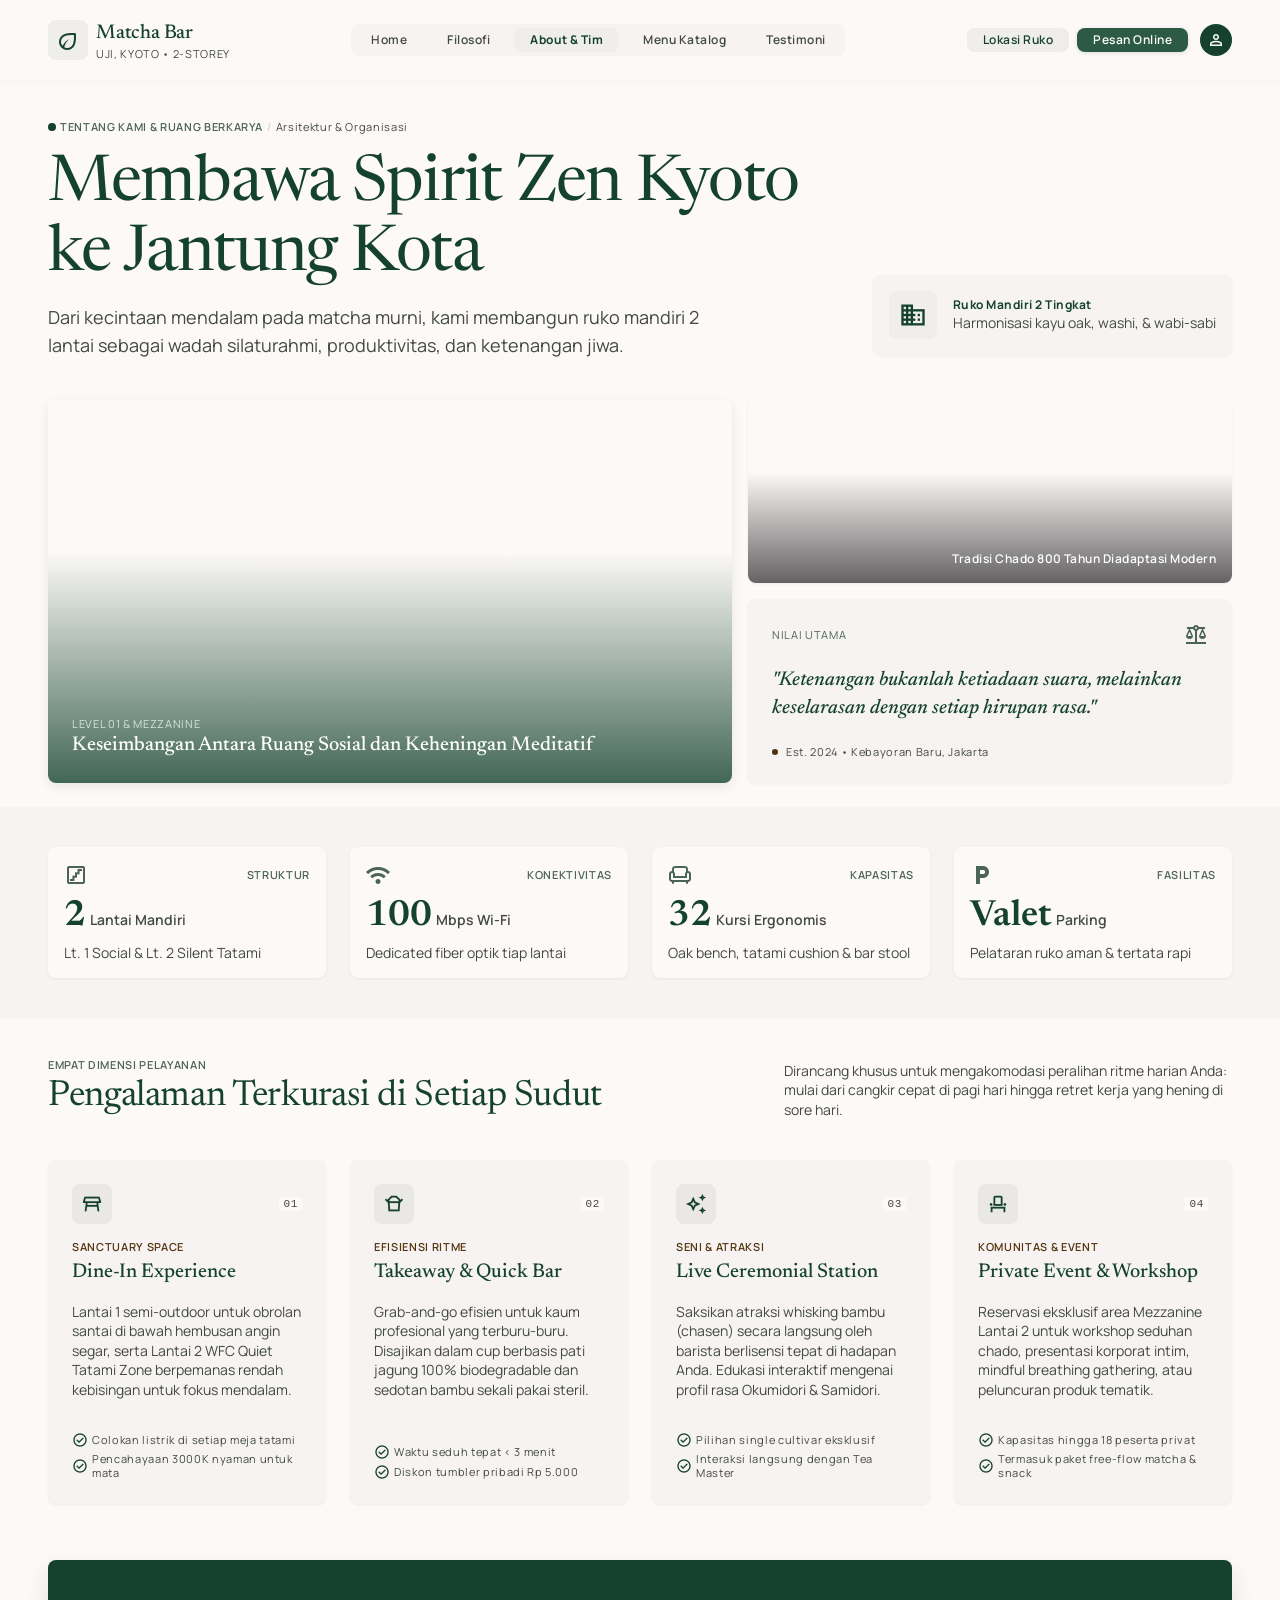
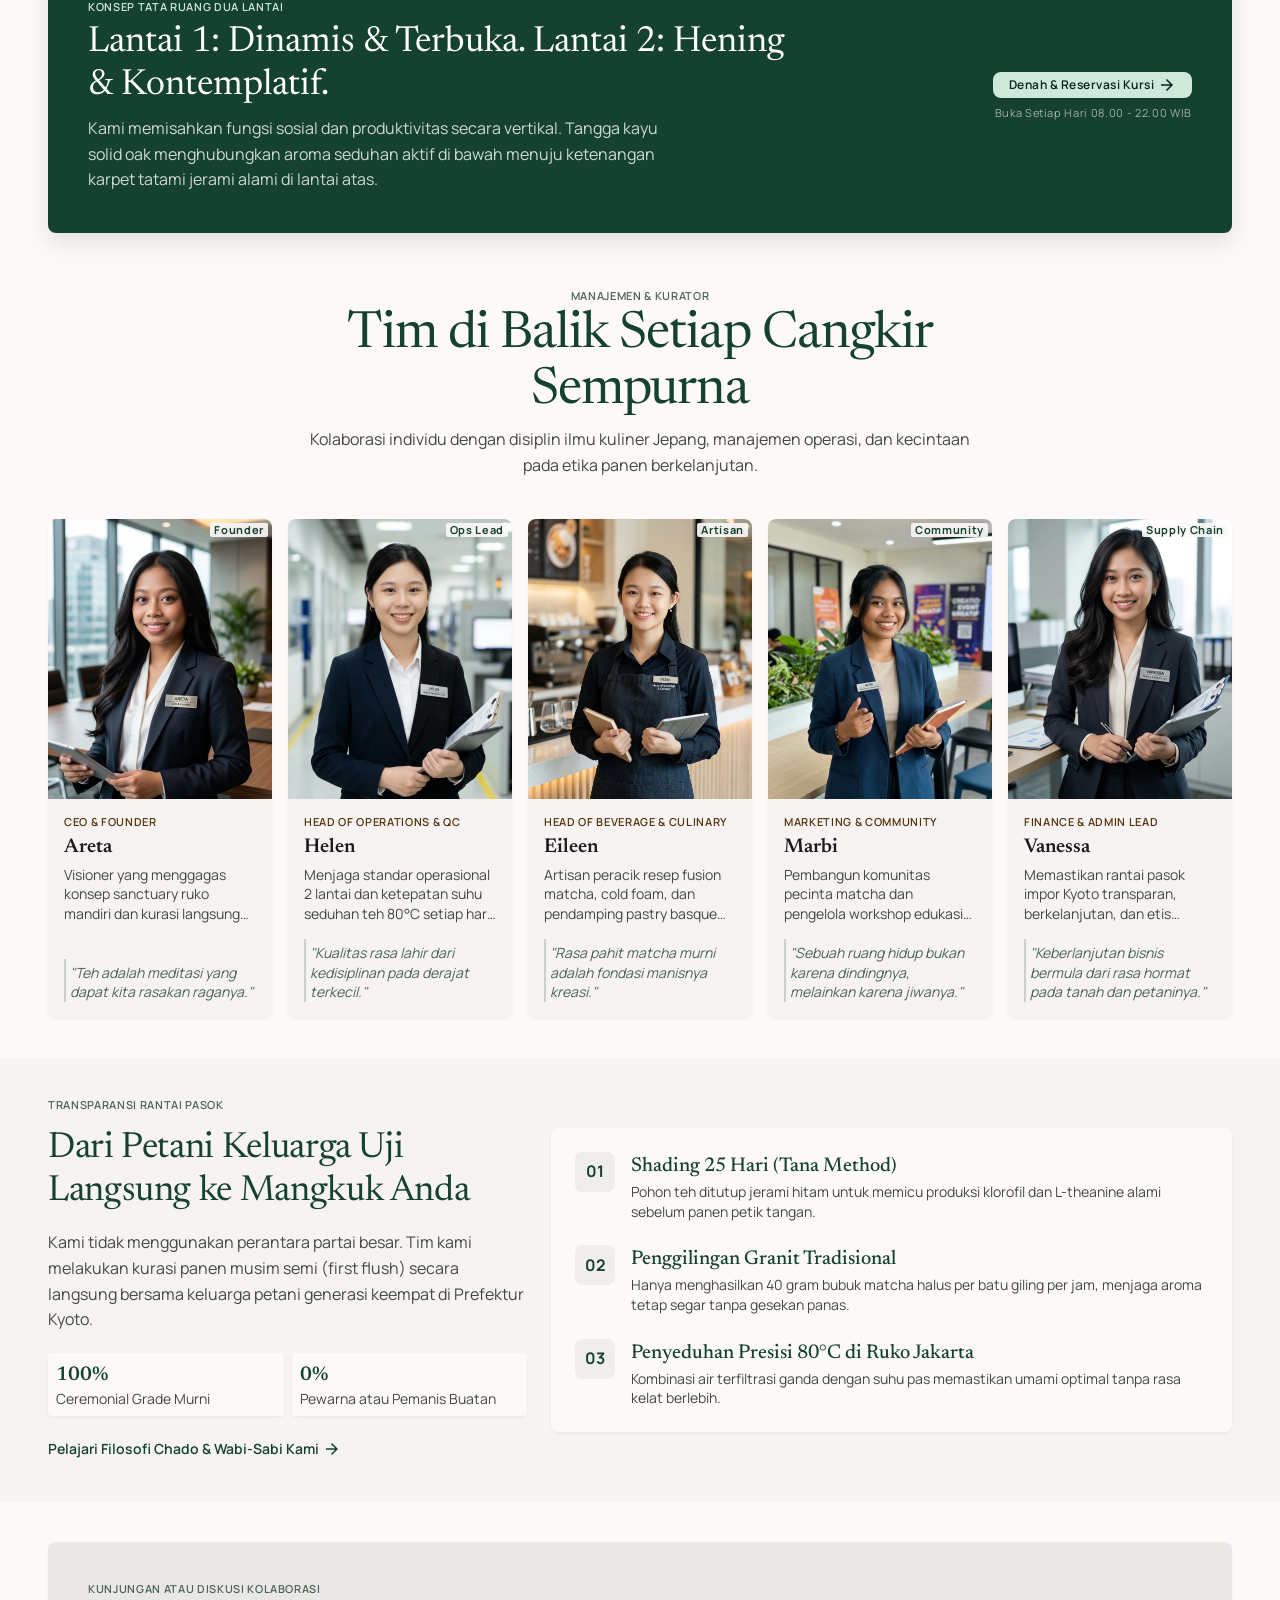
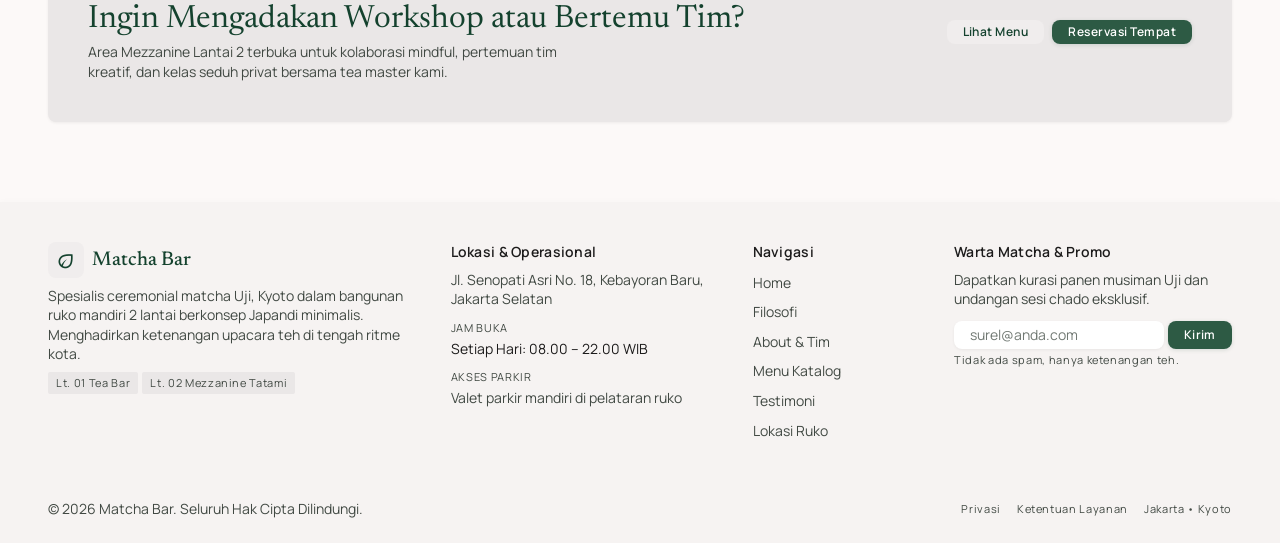
<file: about-dan-tim.html>
<!DOCTYPE html>
<html lang="id">
<head>
  <meta charset="utf-8">
  <meta name="viewport" content="width=device-width, initial-scale=1.0">
  <meta name="shell-type" content="web_standard">
  <title>Matcha Bar — About & Tim</title>

  <link rel="preconnect" href="https://fonts.googleapis.com">
  <link rel="preconnect" href="https://fonts.gstatic.com" crossorigin>
  <link href="https://fonts.googleapis.com/css2?family=Manrope:wght@400;500;600;700&family=Newsreader:ital,opsz,wght@0,6..72,400;0,6..72,500;1,6..72,400&display=swap" rel="stylesheet">
  <link href="https://fonts.googleapis.com/css2?family=Material+Symbols+Outlined:opsz,wght,FILL,GRAD@20..48,100..700,0..1,-50..200&display=swap" rel="stylesheet">

  <link rel="stylesheet" href="style.css">
</head>
<body>

  <!-- ================= HEADER ================= -->
  <header class="site-header">
    <div class="container header-inner">
      <a href="#" class="brand" data-path="home">
        <span class="brand-icon">
          <span class="material-symbols-outlined">eco</span>
        </span>
        <span class="brand-text">
          <span class="brand-name">Matcha Bar</span>
          <span class="brand-subtitle">Uji, Kyoto • 2-Storey</span>
        </span>
      </a>

      <nav class="main-nav">
        <a href="#" class="nav-link" data-path="home">Home</a>
        <a href="#" class="nav-link" data-path="filosofi">Filosofi</a>
        <a href="#" class="nav-link active" data-path="about-dan-tim" aria-current="page">About &amp; Tim</a>
        <a href="#" class="nav-link" data-path="menu-katalog">Menu Katalog</a>
        <a href="#" class="nav-link" data-path="testimoni">Testimoni</a>
      </nav>

      <div class="header-actions">
        <a href="#" class="btn btn-outline" data-path="lokasi-ruko">Lokasi Ruko</a>
        <a href="#" class="btn btn-primary" data-path="pesan-online">Pesan Online</a>
        <div class="avatar">
          <span class="material-symbols-outlined">person</span>
        </div>
      </div>
    </div>
  </header>

  <!-- ================= MAIN ================= -->
  <main class="main-content">
    <div class="page-wrapper">

      <!-- ===== SECTION 1: Editorial Header ===== -->
      <section class="section editorial-section">
        <div class="container">

          <div class="category-marker">
            <span class="marker-dot"></span>
            <span class="marker-primary">Tentang Kami &amp; Ruang Berkarya</span>
            <span class="marker-sep">/</span>
            <span class="marker-secondary">Arsitektur &amp; Organisasi</span>
          </div>

          <div class="editorial-grid">
            <div class="editorial-headline">
              <h1 class="page-title">Membawa Spirit Zen Kyoto ke Jantung Kota</h1>
              <p class="page-subtitle">
                Dari kecintaan mendalam pada matcha murni, kami membangun ruko mandiri 2 lantai sebagai wadah silaturahmi, produktivitas, dan ketenangan jiwa.
              </p>
            </div>
            <div class="editorial-meta">
              <div class="meta-card">
                <div class="meta-icon">
                  <span class="material-symbols-outlined">domain</span>
                </div>
                <div class="meta-text">
                  <span class="meta-label">Ruko Mandiri 2 Tingkat</span>
                  <span class="meta-desc">Harmonisasi kayu oak, washi, &amp; wabi-sabi</span>
                </div>
              </div>
            </div>
          </div>

          <!-- Triptych Visual -->
          <div class="triptych">
            <div class="triptych-main image-card">
              <div class="image-inner" style="background-image: url('https://lh3.googleusercontent.com/aida-public/[base64]');"></div>
              <div class="image-overlay">
                <span class="overlay-eyebrow">Level 01 &amp; Mezzanine</span>
                <span class="overlay-title">Keseimbangan Antara Ruang Sosial dan Keheningan Meditatif</span>
              </div>
            </div>

            <div class="triptych-side">
              <div class="image-card image-card-sm">
                <div class="image-inner" style="background-image: url('https://lh3.googleusercontent.com/aida-public/[base64]');"></div>
                <div class="image-overlay image-overlay-sm">
                  <span class="overlay-caption">Tradisi Chado 800 Tahun Diadaptasi Modern</span>
                </div>
              </div>

              <div class="value-card">
                <div class="value-card-header">
                  <span class="value-label">Nilai Utama</span>
                  <span class="material-symbols-outlined">balance</span>
                </div>
                <p class="value-quote">"Ketenangan bukanlah ketiadaan suara, melainkan keselarasan dengan setiap hirupan rasa."</p>
                <div class="value-meta">
                  <span class="meta-dot"></span>
                  <span class="value-meta-text">Est. 2024 • Kebayoran Baru, Jakarta</span>
                </div>
              </div>
            </div>
          </div>

        </div>
      </section>

      <!-- ===== SECTION 2: Stat Counter ===== -->
      <section class="section section-tonal">
        <div class="container">
          <div class="stat-grid">

            <div class="stat-card">
              <div class="stat-header">
                <span class="material-symbols-outlined">stairs</span>
                <span class="stat-label">Struktur</span>
              </div>
              <div class="stat-value">
                <span class="stat-number">2</span>
                <span class="stat-unit">Lantai Mandiri</span>
              </div>
              <p class="stat-desc">Lt. 1 Social &amp; Lt. 2 Silent Tatami</p>
            </div>

            <div class="stat-card">
              <div class="stat-header">
                <span class="material-symbols-outlined">wifi</span>
                <span class="stat-label">Konektivitas</span>
              </div>
              <div class="stat-value">
                <span class="stat-number">100</span>
                <span class="stat-unit">Mbps Wi-Fi</span>
              </div>
              <p class="stat-desc">Dedicated fiber optik tiap lantai</p>
            </div>

            <div class="stat-card">
              <div class="stat-header">
                <span class="material-symbols-outlined">chair</span>
                <span class="stat-label">Kapasitas</span>
              </div>
              <div class="stat-value">
                <span class="stat-number">32</span>
                <span class="stat-unit">Kursi Ergonomis</span>
              </div>
              <p class="stat-desc">Oak bench, tatami cushion &amp; bar stool</p>
            </div>

            <div class="stat-card">
              <div class="stat-header">
                <span class="material-symbols-outlined">local_parking</span>
                <span class="stat-label">Fasilitas</span>
              </div>
              <div class="stat-value">
                <span class="stat-number">Valet</span>
                <span class="stat-unit">Parking</span>
              </div>
              <p class="stat-desc">Pelataran ruko aman &amp; tertata rapi</p>
            </div>

          </div>
        </div>
      </section>

      <!-- ===== SECTION 3: Layanan (4 Dimensi) ===== -->
      <section class="section">
        <div class="container">
          <div class="section-header">
            <div class="section-heading">
              <span class="section-eyebrow">Empat Dimensi Pelayanan</span>
              <h2 class="section-title">Pengalaman Terkurasi di Setiap Sudut</h2>
            </div>
            <p class="section-lead">
              Dirancang khusus untuk mengakomodasi peralihan ritme harian Anda: mulai dari cangkir cepat di pagi hari hingga retret kerja yang hening di sore hari.
            </p>
          </div>

          <div class="services-grid">

            <!-- Layanan 1 -->
            <div class="service-card">
              <div class="service-body">
                <div class="service-top">
                  <span class="service-icon">
                    <span class="material-symbols-outlined">table_restaurant</span>
                  </span>
                  <span class="service-number">01</span>
                </div>
                <div class="service-heading">
                  <span class="service-label">Sanctuary Space</span>
                  <h3 class="service-title">Dine-In Experience</h3>
                </div>
                <p class="service-desc">
                  Lantai 1 semi-outdoor untuk obrolan santai di bawah hembusan angin segar, serta Lantai 2 WFC Quiet Tatami Zone berpemanas rendah kebisingan untuk fokus mendalam.
                </p>
              </div>
              <div class="service-features">
                <div class="feature-item">
                  <span class="material-symbols-outlined">check_circle</span>
                  <span>Colokan listrik di setiap meja tatami</span>
                </div>
                <div class="feature-item">
                  <span class="material-symbols-outlined">check_circle</span>
                  <span>Pencahayaan 3000K nyaman untuk mata</span>
                </div>
              </div>
            </div>

            <!-- Layanan 2 -->
            <div class="service-card">
              <div class="service-body">
                <div class="service-top">
                  <span class="service-icon">
                    <span class="material-symbols-outlined">takeout_dining</span>
                  </span>
                  <span class="service-number">02</span>
                </div>
                <div class="service-heading">
                  <span class="service-label">Efisiensi Ritme</span>
                  <h3 class="service-title">Takeaway &amp; Quick Bar</h3>
                </div>
                <p class="service-desc">
                  Grab-and-go efisien untuk kaum profesional yang terburu-buru. Disajikan dalam cup berbasis pati jagung 100% biodegradable dan sedotan bambu sekali pakai steril.
                </p>
              </div>
              <div class="service-features">
                <div class="feature-item">
                  <span class="material-symbols-outlined">check_circle</span>
                  <span>Waktu seduh tepat &lt; 3 menit</span>
                </div>
                <div class="feature-item">
                  <span class="material-symbols-outlined">check_circle</span>
                  <span>Diskon tumbler pribadi Rp 5.000</span>
                </div>
              </div>
            </div>

            <!-- Layanan 3 -->
            <div class="service-card">
              <div class="service-body">
                <div class="service-top">
                  <span class="service-icon">
                    <span class="material-symbols-outlined">auto_awesome</span>
                  </span>
                  <span class="service-number">03</span>
                </div>
                <div class="service-heading">
                  <span class="service-label">Seni &amp; Atraksi</span>
                  <h3 class="service-title">Live Ceremonial Station</h3>
                </div>
                <p class="service-desc">
                  Saksikan atraksi whisking bambu (chasen) secara langsung oleh barista berlisensi tepat di hadapan Anda. Edukasi interaktif mengenai profil rasa Okumidori &amp; Samidori.
                </p>
              </div>
              <div class="service-features">
                <div class="feature-item">
                  <span class="material-symbols-outlined">check_circle</span>
                  <span>Pilihan single cultivar eksklusif</span>
                </div>
                <div class="feature-item">
                  <span class="material-symbols-outlined">check_circle</span>
                  <span>Interaksi langsung dengan Tea Master</span>
                </div>
              </div>
            </div>

            <!-- Layanan 4 -->
            <div class="service-card">
              <div class="service-body">
                <div class="service-top">
                  <span class="service-icon">
                    <span class="material-symbols-outlined">event_seat</span>
                  </span>
                  <span class="service-number">04</span>
                </div>
                <div class="service-heading">
                  <span class="service-label">Komunitas &amp; Event</span>
                  <h3 class="service-title">Private Event &amp; Workshop</h3>
                </div>
                <p class="service-desc">
                  Reservasi eksklusif area Mezzanine Lantai 2 untuk workshop seduhan chado, presentasi korporat intim, mindful breathing gathering, atau peluncuran produk tematik.
                </p>
              </div>
              <div class="service-features">
                <div class="feature-item">
                  <span class="material-symbols-outlined">check_circle</span>
                  <span>Kapasitas hingga 18 peserta privat</span>
                </div>
                <div class="feature-item">
                  <span class="material-symbols-outlined">check_circle</span>
                  <span>Termasuk paket free-flow matcha &amp; snack</span>
                </div>
              </div>
            </div>

          </div>
        </div>
      </section>

      <!-- ===== SECTION 4: Spatial Banner ===== -->
      <section class="section section-tight">
        <div class="container">
          <div class="spatial-banner">
            <div class="spatial-grid">
              <div class="spatial-content">
                <span class="spatial-eyebrow">Konsep Tata Ruang Dua Lantai</span>
                <h3 class="spatial-title">Lantai 1: Dinamis &amp; Terbuka. Lantai 2: Hening &amp; Kontemplatif.</h3>
                <p class="spatial-desc">
                  Kami memisahkan fungsi sosial dan produktivitas secara vertikal. Tangga kayu solid oak menghubungkan aroma seduhan aktif di bawah menuju ketenangan karpet tatami jerami alami di lantai atas.
                </p>
              </div>
              <div class="spatial-actions">
                <a href="#" class="btn btn-light" data-path="lokasi-ruko">
                  <span>Denah &amp; Reservasi Kursi</span>
                  <span class="material-symbols-outlined">arrow_forward</span>
                </a>
                <span class="spatial-note">Buka Setiap Hari 08.00 - 22.00 WIB</span>
              </div>
            </div>
          </div>
        </div>
      </section>

      <!-- ===== SECTION 5: Tim Manajemen ===== -->
      <section class="section">
        <div class="container">
          <div class="team-header">
            <span class="section-eyebrow">Manajemen &amp; Kurator</span>
            <h2 class="team-title">Tim di Balik Setiap Cangkir Sempurna</h2>
            <p class="team-lead">
              Kolaborasi individu dengan disiplin ilmu kuliner Jepang, manajemen operasi, dan kecintaan pada etika panen berkelanjutan.
            </p>
          </div>

          <div class="team-grid">

            <!-- Areta -->
            <article class="team-card">
              <div class="team-photo">
                <img src="/images/areta.webp" alt="Areta — CEO & Founder">
                <span class="team-badge">Founder</span>
              </div>
              <div class="team-info">
                <div class="team-info-top">
                  <span class="team-role">CEO &amp; Founder</span>
                  <h3 class="team-name">Areta</h3>
                  <p class="team-desc">Visioner yang menggagas konsep sanctuary ruko mandiri dan kurasi langsung ke kebun teh Uji, Kyoto.</p>
                </div>
                <blockquote class="team-quote">"Teh adalah meditasi yang dapat kita rasakan raganya."</blockquote>
              </div>
            </article>

            <!-- Helen -->
            <article class="team-card">
              <div class="team-photo">
                <img src="/images/helen.webp" alt="Helen — Head of Operations">
                <span class="team-badge">Ops Lead</span>
              </div>
              <div class="team-info">
                <div class="team-info-top">
                  <span class="team-role">Head of Operations &amp; QC</span>
                  <h3 class="team-name">Helen</h3>
                  <p class="team-desc">Menjaga standar operasional 2 lantai dan ketepatan suhu seduhan teh 80°C setiap hari secara presisi.</p>
                </div>
                <blockquote class="team-quote">"Kualitas rasa lahir dari kedisiplinan pada derajat terkecil."</blockquote>
              </div>
            </article>

            <!-- Eileen -->
            <article class="team-card">
              <div class="team-photo">
                <img src="/images/eileen.webp" alt="Eileen — Head of Beverage">
                <span class="team-badge">Artisan</span>
              </div>
              <div class="team-info">
                <div class="team-info-top">
                  <span class="team-role">Head of Beverage &amp; Culinary</span>
                  <h3 class="team-name">Eileen</h3>
                  <p class="team-desc">Artisan peracik resep fusion matcha, cold foam, dan pendamping pastry basque cheesecake yang lembut.</p>
                </div>
                <blockquote class="team-quote">"Rasa pahit matcha murni adalah fondasi manisnya kreasi."</blockquote>
              </div>
            </article>

            <!-- Marbi -->
            <article class="team-card">
              <div class="team-photo">
                <img src="/images/marbi.webp" alt="Marbi — Marketing & Community">
                <span class="team-badge">Community</span>
              </div>
              <div class="team-info">
                <div class="team-info-top">
                  <span class="team-role">Marketing &amp; Community</span>
                  <h3 class="team-name">Marbi</h3>
                  <p class="team-desc">Pembangun komunitas pecinta matcha dan pengelola workshop edukasi serta kolaborasi seniman lokal.</p>
                </div>
                <blockquote class="team-quote">"Sebuah ruang hidup bukan karena dindingnya, melainkan karena jiwanya."</blockquote>
              </div>
            </article>

            <!-- Vanessa -->
            <article class="team-card">
              <div class="team-photo">
                <img src="/images/vanes.webp" alt="Vanessa — Finance & Admin">
                <span class="team-badge">Supply Chain</span>
              </div>
              <div class="team-info">
                <div class="team-info-top">
                  <span class="team-role">Finance &amp; Admin Lead</span>
                  <h3 class="team-name">Vanessa</h3>
                  <p class="team-desc">Memastikan rantai pasok impor Kyoto transparan, berkelanjutan, dan etis dengan petani lokal Uji.</p>
                </div>
                <blockquote class="team-quote">"Keberlanjutan bisnis bermula dari rasa hormat pada tanah dan petaninya."</blockquote>
              </div>
            </article>

          </div>
        </div>
      </section>

      <!-- ===== SECTION 6: Supply Chain ===== -->
      <section class="section section-tonal">
        <div class="container">
          <div class="supply-grid">

            <div class="supply-text">
              <div class="section-eyebrow-row">
                <span class="section-eyebrow">Transparansi Rantai Pasok</span>
              </div>
              <h2 class="section-title">Dari Petani Keluarga Uji Langsung ke Mangkuk Anda</h2>
              <p class="section-body">
                Kami tidak menggunakan perantara partai besar. Tim kami melakukan kurasi panen musim semi (first flush) secara langsung bersama keluarga petani generasi keempat di Prefektur Kyoto.
              </p>

              <div class="quality-badges">
                <div class="quality-badge">
                  <span class="quality-number">100%</span>
                  <p class="quality-label">Ceremonial Grade Murni</p>
                </div>
                <div class="quality-badge">
                  <span class="quality-number">0%</span>
                  <p class="quality-label">Pewarna atau Pemanis Buatan</p>
                </div>
              </div>

              <div class="supply-link">
                <a href="#" class="link-arrow" data-path="filosofi">
                  <span>Pelajari Filosofi Chado &amp; Wabi-Sabi Kami</span>
                  <span class="material-symbols-outlined">arrow_forward</span>
                </a>
              </div>
            </div>

            <div class="supply-panel">
              <div class="timeline">
                <div class="timeline-item">
                  <div class="timeline-number"><span>01</span></div>
                  <div class="timeline-content">
                    <h4 class="timeline-title">Shading 25 Hari (Tana Method)</h4>
                    <p class="timeline-desc">Pohon teh ditutup jerami hitam untuk memicu produksi klorofil dan L-theanine alami sebelum panen petik tangan.</p>
                  </div>
                </div>
                <div class="timeline-item">
                  <div class="timeline-number"><span>02</span></div>
                  <div class="timeline-content">
                    <h4 class="timeline-title">Penggilingan Granit Tradisional</h4>
                    <p class="timeline-desc">Hanya menghasilkan 40 gram bubuk matcha halus per batu giling per jam, menjaga aroma tetap segar tanpa gesekan panas.</p>
                  </div>
                </div>
                <div class="timeline-item">
                  <div class="timeline-number"><span>03</span></div>
                  <div class="timeline-content">
                    <h4 class="timeline-title">Penyeduhan Presisi 80°C di Ruko Jakarta</h4>
                    <p class="timeline-desc">Kombinasi air terfiltrasi ganda dengan suhu pas memastikan umami optimal tanpa rasa kelat berlebih.</p>
                  </div>
                </div>
              </div>
            </div>

          </div>
        </div>
      </section>

      <!-- ===== SECTION 7: CTA Reservation ===== -->
      <section class="section">
        <div class="container">
          <div class="cta-banner">
            <div class="cta-content">
              <span class="cta-eyebrow">Kunjungan atau Diskusi Kolaborasi</span>
              <h3 class="cta-title">Ingin Mengadakan Workshop atau Bertemu Tim?</h3>
              <p class="cta-desc">
                Area Mezzanine Lantai 2 terbuka untuk kolaborasi mindful, pertemuan tim kreatif, dan kelas seduh privat bersama tea master kami.
              </p>
            </div>
            <div class="cta-actions">
              <a href="#" class="btn btn-outline" data-path="menu-katalog">Lihat Menu</a>
              <a href="#" class="btn btn-primary" data-path="pesan-online">Reservasi Tempat</a>
            </div>
          </div>
        </div>
      </section>

    </div>
  </main>

  <!-- ================= FOOTER ================= -->
  <footer class="site-footer">
    <div class="container footer-inner">

      <div class="footer-grid">

        <div class="footer-col footer-col-brand">
          <div class="footer-brand">
            <div class="footer-brand-icon">
              <span class="material-symbols-outlined">eco</span>
            </div>
            <span class="footer-brand-name">Matcha Bar</span>
          </div>
          <p class="footer-text">
            Spesialis ceremonial matcha Uji, Kyoto dalam bangunan ruko mandiri 2 lantai berkonsep Japandi minimalis. Menghadirkan ketenangan upacara teh di tengah ritme kota.
          </p>
          <div class="footer-tags">
            <span class="footer-tag">Lt. 01 Tea Bar</span>
            <span class="footer-tag">Lt. 02 Mezzanine Tatami</span>
          </div>
        </div>

        <div class="footer-col footer-col-info">
          <h3 class="footer-heading">Lokasi &amp; Operasional</h3>
          <p class="footer-text">Jl. Senopati Asri No. 18, Kebayoran Baru, Jakarta Selatan</p>
          <div class="footer-info-block">
            <span class="footer-info-label">Jam Buka</span>
            <span class="footer-info-value">Setiap Hari: 08.00 – 22.00 WIB</span>
          </div>
          <div class="footer-info-block">
            <span class="footer-info-label">Akses Parkir</span>
            <span class="footer-info-value muted">Valet parkir mandiri di pelataran ruko</span>
          </div>
        </div>

        <div class="footer-col footer-col-nav">
          <h3 class="footer-heading">Navigasi</h3>
          <ul class="footer-links">
            <li><a href="#" class="footer-link" data-path="home">Home</a></li>
            <li><a href="#" class="footer-link" data-path="filosofi">Filosofi</a></li>
            <li><a href="#" class="footer-link" data-path="about-dan-tim">About &amp; Tim</a></li>
            <li><a href="#" class="footer-link" data-path="menu-katalog">Menu Katalog</a></li>
            <li><a href="#" class="footer-link" data-path="testimoni">Testimoni</a></li>
            <li><a href="#" class="footer-link" data-path="lokasi-ruko">Lokasi Ruko</a></li>
          </ul>
        </div>

        <div class="footer-col footer-col-news">
          <h3 class="footer-heading">Warta Matcha &amp; Promo</h3>
          <p class="footer-text">Dapatkan kurasi panen musiman Uji dan undangan sesi chado eksklusif.</p>
          <form class="newsletter-form" onsubmit="return false;">
            <div class="newsletter-row">
              <input type="email" class="newsletter-input" placeholder="surel@anda.com" required>
              <button type="submit" class="btn btn-primary btn-sm">Kirim</button>
            </div>
            <span class="newsletter-note">Tidak ada spam, hanya ketenangan teh.</span>
          </form>
        </div>

      </div>

      <div class="footer-bottom">
        <p class="footer-copy">© 2026 Matcha Bar. Seluruh Hak Cipta Dilindungi.</p>
        <div class="footer-legal">
          <span class="footer-legal-link">Privasi</span>
          <span class="footer-legal-link">Ketentuan Layanan</span>
          <span class="footer-location">Jakarta • Kyoto</span>
        </div>
      </div>

    </div>
  </footer>

</body>
</html>
</file>
<file: style.css>
/* =========================================================
   MATCHA BAR — Global Stylesheet (Pure CSS)
   ========================================================= */

/* ---------- 1. Design Tokens ---------- */
:root {
  /* Colors */
  --color-primary: #14422e;
  --color-primary-container: #2d5a44;
  --color-on-primary: #ffffff;
  --color-on-primary-container: #9fcfb4;
  --color-primary-fixed: #bceed1;
  --color-primary-fixed-dim: #a1d1b5;
  --color-inverse-primary: #a1d1b5;

  --color-secondary: #4c6358;
  --color-secondary-container: #cee9da;
  --color-secondary-fixed: #cee9da;
  --color-secondary-fixed-dim: #b3ccbf;
  --color-on-secondary: #ffffff;
  --color-on-secondary-container: #52695e;

  --color-tertiary: #54330c;
  --color-tertiary-container: #6e4921;
  --color-tertiary-fixed: #ffdcbd;
  --color-tertiary-fixed-dim: #f0bd8b;
  --color-on-tertiary: #ffffff;
  --color-on-tertiary-container: #eebb89;

  --color-surface: #fcf9f8;
  --color-surface-bright: #fcf9f8;
  --color-surface-dim: #dcd9d9;
  --color-surface-variant: #e5e2e1;
  --color-surface-container-lowest: #ffffff;
  --color-surface-container-low: #f6f3f2;
  --color-surface-container: #f0eded;
  --color-surface-container-high: #eae7e7;
  --color-surface-container-highest: #e5e2e1;
  --color-inverse-surface: #313030;
  --color-inverse-on-surface: #f3f0ef;

  --color-on-surface: #1c1b1b;
  --color-on-surface-variant: #414943;
  --color-on-background: #1c1b1b;
  --color-background: #fcf9f8;
  --color-outline: #717973;
  --color-outline-variant: #c0c9c1;

  /* Typography */
  --font-serif: "Newsreader", Georgia, serif;
  --font-sans: "Manrope", system-ui, -apple-system, sans-serif;

  /* Spacing */
  --space-xs: 0.25rem;
  --space-sm: 0.5rem;
  --space-md: 1rem;
  --space-lg: 1.5rem;
  --space-xl: 2.5rem;
  --space-2xl: 4rem;
  --gutter: 1.5rem;
  --margin: 3rem;
  --margin-mobile: 1.25rem;

  /* Radius */
  --radius-default: 0.125rem;
  --radius-lg: 0.25rem;
  --radius-xl: 0.5rem;
  --radius-full: 0.75rem;

  /* Shadows */
  --shadow-sm: 0 1px 3px rgba(0, 0, 0, 0.06);
  --shadow-md: 0 4px 12px rgba(0, 0, 0, 0.08);
  --shadow-lg: 0 10px 24px rgba(0, 0, 0, 0.10);
  --shadow-header: 0 1px 8px rgba(0, 0, 0, 0.03);
  --shadow-footer: 0 -1px 6px rgba(0, 0, 0, 0.02);
}

/* ---------- 2. Reset & Base ---------- */
*,
*::before,
*::after {
  box-sizing: border-box;
}

html,
body {
  margin: 0;
  padding: 0;
}

html {
  scroll-behavior: smooth;
}

body {
  background-color: var(--color-surface);
  color: var(--color-on-surface);
  font-family: var(--font-sans);
  font-size: 1rem;
  line-height: 1.6;
  font-weight: 400;
  -webkit-font-smoothing: antialiased;
  -moz-osx-font-smoothing: grayscale;
  overscroll-behavior: none;
}

img {
  max-width: 100%;
  display: block;
}

a {
  color: inherit;
  text-decoration: none;
}

button {
  font-family: inherit;
  cursor: pointer;
}

ul {
  list-style: none;
  margin: 0;
  padding: 0;
}

h1, h2, h3, h4, h5, h6, p {
  margin: 0;
}

::-webkit-scrollbar {
  display: none;
}

/* ---------- 3. Typography Helpers ---------- */
.material-symbols-outlined {
  font-family: "Material Symbols Outlined";
  font-weight: normal;
  font-style: normal;
  font-size: 24px;
  line-height: 1;
  letter-spacing: normal;
  text-transform: none;
  display: inline-block;
  white-space: nowrap;
  word-wrap: normal;
  direction: ltr;
  -webkit-font-feature-settings: "liga";
  -webkit-font-smoothing: antialiased;
  font-variation-settings: 'FILL' 0, 'wght' 400, 'GRAD' 0, 'opsz' 24;
}

/* ---------- 4. Layout ---------- */
.container {
  max-width: 1280px;
  margin: 0 auto;
  padding-left: var(--margin-mobile);
  padding-right: var(--margin-mobile);
}

@media (min-width: 768px) {
  .container {
    padding-left: var(--margin);
    padding-right: var(--margin);
  }
}

.main-content {
  width: 100%;
  padding-top: 80px;
  background-color: var(--color-surface);
  min-height: calc(100vh - 80px);
}

.page-wrapper {
  display: flex;
  flex-direction: column;
  width: 100%;
}

/* ---------- 5. Sections ---------- */
.section {
  width: 100%;
  padding-top: var(--space-xl);
  padding-bottom: var(--space-xl);
}

.section-tonal {
  background-color: var(--color-surface-container-low);
}

.section-tight {
  padding-top: var(--space-md);
  padding-bottom: var(--space-md);
}

.section-header {
  display: flex;
  flex-direction: column;
  gap: var(--space-md);
  margin-bottom: var(--space-xl);
}

@media (min-width: 768px) {
  .section-header {
    flex-direction: row;
    align-items: flex-end;
    justify-content: space-between;
  }
}

.section-heading {
  display: flex;
  flex-direction: column;
  gap: var(--space-xs);
}

.section-eyebrow {
  font-family: var(--font-sans);
  font-size: 0.6875rem;
  line-height: 0.875rem;
  letter-spacing: 0.06em;
  text-transform: uppercase;
  color: var(--color-secondary);
  font-weight: 600;
}

.section-title {
  font-family: var(--font-serif);
  font-size: clamp(1.75rem, 3vw, 2.25rem);
  line-height: 1.2;
  letter-spacing: -0.01em;
  color: var(--color-primary);
  font-weight: 400;
}

.section-lead {
  font-family: var(--font-sans);
  font-size: 0.875rem;
  line-height: 1.4;
  color: var(--color-on-surface-variant);
  max-width: 28rem;
}

.section-body {
  font-family: var(--font-sans);
  font-size: 1rem;
  line-height: 1.6;
  color: var(--color-on-surface-variant);
}

/* ---------- 6. Header ---------- */
.site-header {
  position: fixed;
  top: 0;
  left: 0;
  right: 0;
  z-index: 50;
  background-color: rgba(252, 249, 248, 0.9);
  backdrop-filter: blur(12px);
  -webkit-backdrop-filter: blur(12px);
  box-shadow: var(--shadow-header);
}

.header-inner {
  height: 80px;
  display: flex;
  align-items: center;
  justify-content: space-between;
  gap: var(--gutter);
}

/* Brand */
.brand {
  display: flex;
  align-items: center;
  gap: var(--space-sm);
  text-align: left;
}

.brand-icon {
  width: 40px;
  height: 40px;
  border-radius: var(--radius-xl);
  background-color: var(--color-surface-container);
  display: flex;
  align-items: center;
  justify-content: center;
  color: var(--color-primary);
  transition: background-color 0.2s ease;
}

.brand:hover .brand-icon {
  background-color: var(--color-secondary-container);
}

.brand-text {
  display: flex;
  flex-direction: column;
}

.brand-name {
  font-family: var(--font-serif);
  font-size: 1.25rem;
  line-height: 1.75rem;
  color: var(--color-primary);
  letter-spacing: -0.01em;
  font-weight: 500;
}

.brand-subtitle {
  font-family: var(--font-sans);
  font-size: 0.6875rem;
  line-height: 0.875rem;
  letter-spacing: 0.06em;
  color: var(--color-on-surface-variant);
  text-transform: uppercase;
}

/* Nav */
.main-nav {
  display: none;
  align-items: center;
  gap: var(--space-sm);
  background-color: var(--color-surface-container-low);
  padding: var(--space-xs);
  border-radius: var(--radius-xl);
}

@media (min-width: 1280px) {
  .main-nav {
    display: flex;
  }
}

.nav-link {
  padding: var(--space-xs) var(--space-md);
  border-radius: var(--radius-xl);
  font-family: var(--font-sans);
  font-size: 0.75rem;
  line-height: 1rem;
  letter-spacing: 0.04em;
  font-weight: 600;
  color: var(--color-on-surface-variant);
  transition: color 0.2s ease, background-color 0.2s ease;
}

.nav-link:hover {
  color: var(--color-on-surface);
  background-color: var(--color-surface-container);
}

.nav-link.active {
  color: var(--color-primary);
  font-weight: 700;
  background-color: var(--color-surface-container);
}

/* Header actions */
.header-actions {
  display: flex;
  align-items: center;
  gap: var(--space-sm);
}

.avatar {
  width: 32px;
  height: 32px;
  border-radius: 9999px;
  background-color: var(--color-primary);
  display: flex;
  align-items: center;
  justify-content: center;
  color: var(--color-on-primary);
  margin-left: var(--space-xs);
}

.avatar .material-symbols-outlined {
  font-size: 18px;
}

/* ---------- 7. Buttons ---------- */
.btn {
  display: inline-flex;
  align-items: center;
  justify-content: center;
  gap: var(--space-xs);
  padding: var(--space-xs) var(--space-md);
  border-radius: var(--radius-xl);
  font-family: var(--font-sans);
  font-size: 0.75rem;
  line-height: 1rem;
  letter-spacing: 0.04em;
  font-weight: 600;
  border: none;
  transition: background-color 0.2s ease, color 0.2s ease, box-shadow 0.2s ease;
  white-space: nowrap;
}

.btn-sm {
  padding: 0.375rem var(--space-md);
  font-size: 0.75rem;
}

.btn-outline {
  color: var(--color-primary);
  background-color: var(--color-surface-container);
}

.btn-outline:hover {
  background-color: var(--color-surface-container-high);
  color: var(--color-on-surface);
}

.btn-primary {
  color: var(--color-on-primary);
  background-color: var(--color-primary-container);
  box-shadow: 0 1px 4px rgba(20, 66, 46, 0.15);
}

.btn-primary:hover {
  background-color: var(--color-primary);
}

.btn-light {
  color: var(--color-secondary-fixed);
  background-color: var(--color-secondary-fixed);
  color: #092017;
  box-shadow: var(--shadow-sm);
}

.btn-light:hover {
  background-color: var(--color-surface);
}

.btn-light .material-symbols-outlined {
  font-size: 18px;
}

/* Hide outline button on mobile */
.header-actions .btn-outline {
  display: none;
}

@media (min-width: 640px) {
  .header-actions .btn-outline {
    display: inline-flex;
  }
}

/* ---------- 8. Cards (generic) ---------- */
.card {
  background-color: var(--color-surface-container-low);
  border-radius: var(--radius-xl);
  box-shadow: var(--shadow-sm);
  transition: background-color 0.3s ease, box-shadow 0.3s ease;
}

/* ---------- 9. Editorial Section ---------- */
.editorial-section {
  position: relative;
  padding-top: var(--space-xl);
  padding-bottom: var(--space-lg);
  overflow: hidden;
}

.category-marker {
  display: flex;
  align-items: center;
  gap: var(--space-xs);
  margin-bottom: var(--space-md);
  font-family: var(--font-sans);
  font-size: 0.6875rem;
  line-height: 0.875rem;
  letter-spacing: 0.06em;
}

.marker-dot {
  width: 8px;
  height: 8px;
  border-radius: 9999px;
  background-color: var(--color-primary);
  display: inline-block;
}

.marker-primary {
  color: var(--color-secondary);
  font-weight: 600;
  text-transform: uppercase;
}

.marker-sep {
  color: var(--color-outline-variant);
}

.marker-secondary {
  color: var(--color-on-surface-variant);
}

.editorial-grid {
  display: grid;
  grid-template-columns: 1fr;
  gap: var(--gutter);
  align-items: end;
  margin-bottom: var(--space-xl);
}

@media (min-width: 1024px) {
  .editorial-grid {
    grid-template-columns: repeat(12, 1fr);
  }
  .editorial-headline {
    grid-column: span 8;
  }
  .editorial-meta {
    grid-column: span 4;
    display: flex;
    justify-content: flex-end;
    padding-bottom: var(--space-xs);
  }
}

.editorial-headline {
  display: flex;
  flex-direction: column;
  gap: var(--space-sm);
}

.page-title {
  font-family: var(--font-serif);
  font-size: clamp(2.25rem, 5vw, 4rem);
  line-height: 1.1;
  letter-spacing: -0.02em;
  color: var(--color-primary);
  font-weight: 400;
}

.page-subtitle {
  font-family: var(--font-sans);
  font-size: 1.125rem;
  line-height: 1.75rem;
  color: var(--color-on-surface-variant);
  max-width: 42rem;
  margin-top: var(--space-xs);
}

.meta-card {
  padding: var(--space-md);
  background-color: var(--color-surface-container-low);
  border-radius: var(--radius-xl);
  box-shadow: var(--shadow-sm);
  display: flex;
  align-items: center;
  gap: var(--space-md);
  width: 100%;
}

@media (min-width: 1024px) {
  .meta-card {
    width: auto;
  }
}

.meta-icon {
  width: 48px;
  height: 48px;
  border-radius: var(--radius-xl);
  background-color: var(--color-surface-container);
  display: flex;
  align-items: center;
  justify-content: center;
  color: var(--color-primary);
  flex-shrink: 0;
}

.meta-icon .material-symbols-outlined {
  font-size: 28px;
}

.meta-text {
  display: flex;
  flex-direction: column;
}

.meta-label {
  font-family: var(--font-sans);
  font-size: 0.75rem;
  line-height: 1rem;
  letter-spacing: 0.04em;
  color: var(--color-primary);
  font-weight: 700;
}

.meta-desc {
  font-family: var(--font-sans);
  font-size: 0.875rem;
  line-height: 1.4;
  color: var(--color-on-surface-variant);
}

/* ---------- 10. Triptych Visual ---------- */
.triptych {
  display: grid;
  grid-template-columns: 1fr;
  gap: var(--space-md);
}

@media (min-width: 768px) {
  .triptych {
    grid-template-columns: repeat(12, 1fr);
  }
  .triptych-main {
    grid-column: span 7;
  }
  .triptych-side {
    grid-column: span 5;
  }
}

.image-card {
  position: relative;
  overflow: hidden;
  border-radius: var(--radius-xl);
  box-shadow: var(--shadow-md);
}

.image-inner {
  height: 320px;
  width: 100%;
  background-size: cover;
  background-position: center;
  transition: transform 0.7s ease;
}

@media (min-width: 768px) {
  .image-inner {
    height: 384px;
  }
}

.image-card:hover .image-inner {
  transform: scale(1.05);
}

.image-overlay {
  position: absolute;
  inset: 0;
  background: linear-gradient(to top, rgba(20, 66, 46, 0.8), transparent 60%);
  display: flex;
  flex-direction: column;
  justify-content: flex-end;
  padding: var(--space-lg);
  color: var(--color-on-primary);
}

.overlay-eyebrow {
  font-family: var(--font-sans);
  font-size: 0.6875rem;
  line-height: 0.875rem;
  letter-spacing: 0.06em;
  text-transform: uppercase;
  color: var(--color-secondary-fixed);
}

.overlay-title {
  font-family: var(--font-serif);
  font-size: 1.25rem;
  line-height: 1.75rem;
  font-weight: 500;
}

.triptych-side {
  display: grid;
  grid-template-rows: 1fr 1fr;
  gap: var(--space-md);
}

.image-card-sm {
  box-shadow: var(--shadow-sm);
}

.image-card-sm .image-inner {
  height: 100%;
  min-height: 152px;
}

.image-overlay-sm {
  background: linear-gradient(to top, rgba(49, 48, 48, 0.75), transparent 60%);
  padding: var(--space-md);
  align-items: flex-end;
  justify-content: flex-end;
}

.overlay-caption {
  font-family: var(--font-sans);
  font-size: 0.75rem;
  line-height: 1rem;
  letter-spacing: 0.04em;
  font-weight: 600;
}

.value-card {
  background-color: var(--color-surface-container-low);
  border-radius: var(--radius-xl);
  padding: var(--space-lg);
  display: flex;
  flex-direction: column;
  justify-content: space-between;
  box-shadow: var(--shadow-sm);
  gap: var(--space-md);
}

.value-card-header {
  display: flex;
  align-items: center;
  justify-content: space-between;
}

.value-label {
  font-family: var(--font-sans);
  font-size: 0.6875rem;
  line-height: 0.875rem;
  letter-spacing: 0.06em;
  text-transform: uppercase;
  color: var(--color-secondary);
}

.value-card-header .material-symbols-outlined {
  color: var(--color-secondary);
}

.value-quote {
  font-family: var(--font-serif);
  font-size: 1.25rem;
  line-height: 1.75rem;
  color: var(--color-primary);
  font-weight: 500;
  font-style: italic;
}

.value-meta {
  display: flex;
  align-items: center;
  gap: var(--space-sm);
  padding-top: var(--space-xs);
}

.meta-dot {
  width: 6px;
  height: 6px;
  border-radius: 9999px;
  background-color: var(--color-tertiary);
}

.value-meta-text {
  font-family: var(--font-sans);
  font-size: 0.6875rem;
  line-height: 0.875rem;
  letter-spacing: 0.06em;
  color: var(--color-on-surface-variant);
}

/* ---------- 11. Stat Grid ---------- */
.stat-grid {
  display: grid;
  grid-template-columns: repeat(2, 1fr);
  gap: var(--gutter);
}

@media (min-width: 768px) {
  .stat-grid {
    grid-template-columns: repeat(4, 1fr);
  }
}

.stat-card {
  background-color: var(--color-surface);
  border-radius: var(--radius-xl);
  box-shadow: var(--shadow-sm);
  padding: var(--space-md);
  display: flex;
  flex-direction: column;
  gap: var(--space-xs);
}

.stat-header {
  display: flex;
  align-items: center;
  justify-content: space-between;
  color: var(--color-secondary);
}

.stat-header .material-symbols-outlined {
  font-size: 24px;
}

.stat-label {
  font-family: var(--font-sans);
  font-size: 0.6875rem;
  line-height: 0.875rem;
  letter-spacing: 0.06em;
  text-transform: uppercase;
  color: var(--color-secondary);
  font-weight: 600;
}

.stat-value {
  display: flex;
  align-items: baseline;
  gap: var(--space-xs);
  margin-top: var(--space-xs);
}

.stat-number {
  font-family: var(--font-serif);
  font-size: 2.25rem;
  line-height: 2.75rem;
  color: var(--color-primary);
  font-weight: 600;
}

.stat-unit {
  font-family: var(--font-sans);
  font-size: 0.875rem;
  line-height: 1.25rem;
  color: var(--color-on-surface-variant);
  font-weight: 600;
}

.stat-desc {
  font-family: var(--font-sans);
  font-size: 0.875rem;
  line-height: 1.4;
  color: var(--color-on-surface-variant);
}

/* ---------- 12. Services Grid ---------- */
.services-grid {
  display: grid;
  grid-template-columns: 1fr;
  gap: var(--gutter);
}

@media (min-width: 768px) {
  .services-grid {
    grid-template-columns: repeat(2, 1fr);
  }
}

@media (min-width: 1024px) {
  .services-grid {
    grid-template-columns: repeat(4, 1fr);
  }
}

.service-card {
  position: relative;
  display: flex;
  flex-direction: column;
  justify-content: space-between;
  padding: var(--space-lg);
  background-color: var(--color-surface-container-low);
  border-radius: var(--radius-xl);
  box-shadow: var(--shadow-sm);
  transition: background-color 0.3s ease, box-shadow 0.3s ease;
}

.service-card:hover {
  background-color: var(--color-surface-container);
  box-shadow: var(--shadow-md);
}

.service-body {
  display: flex;
  flex-direction: column;
  gap: var(--space-md);
}

.service-top {
  display: flex;
  align-items: center;
  justify-content: space-between;
}

.service-icon {
  width: 40px;
  height: 40px;
  border-radius: var(--radius-xl);
  background-color: var(--color-surface-container-high);
  display: flex;
  align-items: center;
  justify-content: center;
  color: var(--color-primary);
  transition: background-color 0.2s ease, color 0.2s ease;
}

.service-icon .material-symbols-outlined {
  font-size: 22px;
}

.service-card:hover .service-icon {
  background-color: var(--color-primary);
  color: var(--color-on-primary);
}

.service-number {
  font-family: ui-monospace, "Courier New", monospace;
  font-size: 0.6875rem;
  line-height: 0.875rem;
  letter-spacing: 0.06em;
  color: var(--color-on-surface-variant);
  background-color: var(--color-surface);
  padding: 0 var(--space-xs);
  border-radius: var(--radius-default);
}

.service-heading {
  display: flex;
  flex-direction: column;
  gap: var(--space-xs);
}

.service-label {
  font-family: var(--font-sans);
  font-size: 0.6875rem;
  line-height: 0.875rem;
  letter-spacing: 0.06em;
  color: var(--color-tertiary);
  text-transform: uppercase;
  font-weight: 600;
}

.service-title {
  font-family: var(--font-serif);
  font-size: 1.25rem;
  line-height: 1.75rem;
  color: var(--color-primary);
  font-weight: 500;
}

.service-desc {
  font-family: var(--font-sans);
  font-size: 0.875rem;
  line-height: 1.4;
  color: var(--color-on-surface-variant);
}

.service-features {
  padding-top: var(--space-md);
  margin-top: var(--space-md);
  display: flex;
  flex-direction: column;
  gap: var(--space-xs);
}

.feature-item {
  display: flex;
  align-items: center;
  gap: var(--space-xs);
  font-family: var(--font-sans);
  font-size: 0.6875rem;
  line-height: 0.875rem;
  letter-spacing: 0.06em;
  color: var(--color-on-surface-variant);
}

.feature-item .material-symbols-outlined {
  font-size: 16px;
  color: var(--color-primary);
}

/* ---------- 13. Spatial Banner ---------- */
.spatial-banner {
  background-color: var(--color-primary);
  color: var(--color-on-primary);
  border-radius: var(--radius-xl);
  padding: var(--space-lg);
  position: relative;
  overflow: hidden;
  box-shadow: var(--shadow-lg);
}

@media (min-width: 768px) {
  .spatial-banner {
    padding: var(--space-xl);
  }
}

.spatial-grid {
  position: relative;
  z-index: 10;
  display: grid;
  grid-template-columns: 1fr;
  gap: var(--gutter);
  align-items: center;
}

@media (min-width: 1024px) {
  .spatial-grid {
    grid-template-columns: repeat(12, 1fr);
  }
  .spatial-content {
    grid-column: span 8;
  }
  .spatial-actions {
    grid-column: span 4;
  }
}

.spatial-content {
  display: flex;
  flex-direction: column;
  gap: var(--space-sm);
}

.spatial-eyebrow {
  font-family: var(--font-sans);
  font-size: 0.6875rem;
  line-height: 0.875rem;
  letter-spacing: 0.06em;
  text-transform: uppercase;
  color: var(--color-secondary-fixed);
  font-weight: 600;
}

.spatial-title {
  font-family: var(--font-serif);
  font-size: clamp(1.75rem, 3vw, 2.25rem);
  line-height: 1.2;
  color: var(--color-on-primary);
  font-weight: 400;
}

.spatial-desc {
  font-family: var(--font-sans);
  font-size: 1rem;
  line-height: 1.6;
  color: rgba(255, 255, 255, 0.8);
  max-width: 36rem;
}

.spatial-actions {
  display: flex;
  flex-direction: column;
  gap: var(--space-sm);
  justify-content: center;
  align-items: flex-start;
}

@media (min-width: 1024px) {
  .spatial-actions {
    align-items: flex-end;
  }
}

.spatial-note {
  font-family: var(--font-sans);
  font-size: 0.6875rem;
  line-height: 0.875rem;
  letter-spacing: 0.06em;
  color: rgba(255, 255, 255, 0.6);
}

/* ---------- 14. Team Section ---------- */
.team-header {
  display: flex;
  flex-direction: column;
  align-items: center;
  text-align: center;
  max-width: 42rem;
  margin: 0 auto var(--space-xl);
  gap: var(--space-xs);
}

.team-title {
  font-family: var(--font-serif);
  font-size: clamp(1.75rem, 4vw, 4rem);
  line-height: 1.1;
  letter-spacing: -0.02em;
  color: var(--color-primary);
  font-weight: 400;
}

.team-lead {
  font-family: var(--font-sans);
  font-size: 1rem;
  line-height: 1.6;
  color: var(--color-on-surface-variant);
  margin-top: var(--space-xs);
}

.team-grid {
  display: grid;
  grid-template-columns: 1fr;
  gap: var(--space-md);
}

@media (min-width: 640px) {
  .team-grid {
    grid-template-columns: repeat(2, 1fr);
  }
}

@media (min-width: 1024px) {
  .team-grid {
    grid-template-columns: repeat(5, 1fr);
  }
}

.team-card {
  display: flex;
  flex-direction: column;
  background-color: var(--color-surface-container-low);
  border-radius: var(--radius-xl);
  overflow: hidden;
  box-shadow: var(--shadow-sm);
  transition: box-shadow 0.3s ease;
}

.team-card:hover {
  box-shadow: var(--shadow-md);
}

.team-photo {
  position: relative;
  width: 100%;
  aspect-ratio: 4 / 5;
  overflow: hidden;
  background-color: var(--color-surface-container);
}

.team-photo img {
  width: 100%;
  height: 100%;
  object-fit: cover;
  transition: transform 0.5s ease;
}

.team-card:hover .team-photo img {
  transform: scale(1.05);
}

.team-badge {
  position: absolute;
  top: var(--space-xs);
  right: var(--space-xs);
  background-color: rgba(252, 249, 248, 0.9);
  backdrop-filter: blur(4px);
  -webkit-backdrop-filter: blur(4px);
  padding: 0 var(--space-xs);
  border-radius: var(--radius-default);
  font-family: var(--font-sans);
  font-size: 0.6875rem;
  line-height: 0.875rem;
  letter-spacing: 0.06em;
  color: var(--color-primary);
  font-weight: 700;
}

.team-info {
  padding: var(--space-md);
  display: flex;
  flex-direction: column;
  justify-content: space-between;
  flex: 1;
  gap: var(--space-md);
}

.team-info-top {
  display: flex;
  flex-direction: column;
  gap: var(--space-xs);
}

.team-role {
  font-family: var(--font-sans);
  font-size: 0.6875rem;
  line-height: 0.875rem;
  letter-spacing: 0.06em;
  text-transform: uppercase;
  color: var(--color-tertiary);
  font-weight: 600;
}

.team-name {
  font-family: var(--font-serif);
  font-size: 1.25rem;
  line-height: 1.75rem;
  color: var(--color-on-surface);
  font-weight: 600;
}

.team-desc {
  font-family: var(--font-sans);
  font-size: 0.875rem;
  line-height: 1.4;
  color: var(--color-on-surface-variant);
  display: -webkit-box;
  -webkit-line-clamp: 3;
  -webkit-box-orient: vertical;
  overflow: hidden;
}

.team-quote {
  margin: 0;
  padding-top: var(--space-xs);
  font-family: var(--font-sans);
  font-size: 0.875rem;
  line-height: 1.4;
  font-style: italic;
  color: var(--color-secondary);
  border-left: 2px solid rgba(20, 66, 46, 0.2);
  padding-left: var(--space-xs);
}

/* ---------- 15. Supply Chain ---------- */
.supply-grid {
  display: grid;
  grid-template-columns: 1fr;
  gap: var(--gutter);
  align-items: center;
}

@media (min-width: 1024px) {
  .supply-grid {
    grid-template-columns: repeat(12, 1fr);
  }
  .supply-text {
    grid-column: span 5;
  }
  .supply-panel {
    grid-column: span 7;
  }
}

.supply-text {
  display: flex;
  flex-direction: column;
  gap: var(--space-md);
}

.section-eyebrow-row {
  display: flex;
  align-items: center;
  gap: var(--space-xs);
}

.quality-badges {
  display: grid;
  grid-template-columns: repeat(2, 1fr);
  gap: var(--space-sm);
  padding-top: var(--space-xs);
}

.quality-badge {
  padding: var(--space-sm);
  background-color: var(--color-surface);
  border-radius: var(--radius-lg);
  box-shadow: var(--shadow-sm);
}

.quality-number {
  font-family: var(--font-serif);
  font-size: 1.25rem;
  line-height: 1.75rem;
  color: var(--color-primary);
  font-weight: 600;
}

.quality-label {
  font-family: var(--font-sans);
  font-size: 0.875rem;
  line-height: 1.4;
  color: var(--color-on-surface-variant);
}

.supply-link {
  padding-top: var(--space-xs);
}

.link-arrow {
  display: inline-flex;
  align-items: center;
  gap: var(--space-xs);
  color: var(--color-primary);
  font-family: var(--font-sans);
  font-size: 0.875rem;
  line-height: 1.25rem;
  font-weight: 600;
  transition: color 0.2s ease;
}

.link-arrow:hover {
  color: var(--color-primary-container);
}

.link-arrow .material-symbols-outlined {
  font-size: 18px;
}

.supply-panel {
  position: relative;
  background-color: var(--color-surface);
  border-radius: var(--radius-xl);
  padding: var(--space-lg);
  box-shadow: var(--shadow-sm);
}

.timeline {
  display: flex;
  flex-direction: column;
  gap: var(--space-lg);
}

.timeline-item {
  display: flex;
  align-items: flex-start;
  gap: var(--space-md);
}

.timeline-number {
  width: 40px;
  height: 40px;
  border-radius: var(--radius-xl);
  background-color: var(--color-surface-container);
  display: flex;
  align-items: center;
  justify-content: center;
  color: var(--color-primary);
  font-weight: 700;
  flex-shrink: 0;
  font-family: var(--font-sans);
}

.timeline-content {
  display: flex;
  flex-direction: column;
}

.timeline-title {
  font-family: var(--font-serif);
  font-size: 1.25rem;
  line-height: 1.75rem;
  color: var(--color-primary);
  font-weight: 500;
}

.timeline-desc {
  font-family: var(--font-sans);
  font-size: 0.875rem;
  line-height: 1.4;
  color: var(--color-on-surface-variant);
  margin-top: 2px;
}

/* ---------- 16. CTA Banner ---------- */
.cta-banner {
  background-color: var(--color-surface-container-high);
  border-radius: var(--radius-xl);
  padding: var(--space-lg);
  display: flex;
  flex-direction: column;
  align-items: center;
  justify-content: space-between;
  gap: var(--space-lg);
  box-shadow: var(--shadow-sm);
}

@media (min-width: 768px) {
  .cta-banner {
    padding: var(--space-xl);
    flex-direction: row;
  }
}

.cta-content {
  display: flex;
  flex-direction: column;
  gap: var(--space-xs);
  text-align: center;
}

@media (min-width: 768px) {
  .cta-content {
    text-align: left;
  }
}

.cta-eyebrow {
  font-family: var(--font-sans);
  font-size: 0.6875rem;
  line-height: 0.875rem;
  letter-spacing: 0.06em;
  text-transform: uppercase;
  color: var(--color-secondary);
  font-weight: 600;
}

.cta-title {
  font-family: var(--font-serif);
  font-size: clamp(1.5rem, 2.5vw, 2.25rem);
  line-height: 1.2;
  color: var(--color-primary);
  font-weight: 400;
}

.cta-desc {
  font-family: var(--font-sans);
  font-size: 0.875rem;
  line-height: 1.4;
  color: var(--color-on-surface-variant);
  max-width: 32rem;
}

.cta-actions {
  display: flex;
  align-items: center;
  gap: var(--space-sm);
  flex-shrink: 0;
}

/* ---------- 17. Footer ---------- */
.site-footer {
  width: 100%;
  background-color: var(--color-surface-container-low);
  margin-top: var(--space-xl);
  box-shadow: var(--shadow-footer);
}

.footer-inner {
  padding-top: var(--space-xl);
  padding-bottom: var(--space-lg);
}

.footer-grid {
  display: grid;
  grid-template-columns: 1fr;
  gap: var(--gutter);
  padding-bottom: var(--space-xl);
}

@media (min-width: 768px) {
  .footer-grid {
    grid-template-columns: repeat(2, 1fr);
  }
}

@media (min-width: 1024px) {
  .footer-grid {
    grid-template-columns: repeat(12, 1fr);
  }
  .footer-col-brand { grid-column: span 4; }
  .footer-col-info  { grid-column: span 3; }
  .footer-col-nav   { grid-column: span 2; }
  .footer-col-news  { grid-column: span 3; }
}

.footer-col {
  display: flex;
  flex-direction: column;
  gap: var(--space-sm);
}

.footer-brand {
  display: flex;
  align-items: center;
  gap: var(--space-sm);
}

.footer-brand-icon {
  width: 36px;
  height: 36px;
  border-radius: var(--radius-xl);
  background-color: var(--color-surface-container);
  display: flex;
  align-items: center;
  justify-content: center;
  color: var(--color-primary);
}

.footer-brand-icon .material-symbols-outlined {
  font-size: 20px;
}

.footer-brand-name {
  font-family: var(--font-serif);
  font-size: 1.25rem;
  line-height: 1.75rem;
  color: var(--color-primary);
  font-weight: 500;
}

.footer-text {
  font-family: var(--font-sans);
  font-size: 0.875rem;
  line-height: 1.4;
  color: var(--color-on-surface-variant);
  max-width: 24rem;
}

.footer-tags {
  display: flex;
  align-items: center;
  gap: var(--space-xs);
  flex-wrap: wrap;
}

.footer-tag {
  display: inline-flex;
  align-items: center;
  padding: var(--space-xs) var(--space-sm);
  border-radius: var(--radius-default);
  font-family: var(--font-sans);
  font-size: 0.6875rem;
  line-height: 0.875rem;
  letter-spacing: 0.06em;
  background-color: var(--color-surface-container-high);
  color: var(--color-on-surface-variant);
}

.footer-heading {
  font-family: var(--font-sans);
  font-size: 0.875rem;
  line-height: 1.25rem;
  letter-spacing: 0.02em;
  color: var(--color-on-surface);
  font-weight: 600;
}

.footer-info-block {
  display: flex;
  flex-direction: column;
  gap: var(--space-xs);
  margin-top: var(--space-xs);
}

.footer-info-label {
  font-family: var(--font-sans);
  font-size: 0.6875rem;
  line-height: 0.875rem;
  letter-spacing: 0.06em;
  text-transform: uppercase;
  color: var(--color-on-surface-variant);
}

.footer-info-value {
  font-family: var(--font-sans);
  font-size: 0.875rem;
  line-height: 1.4;
  color: var(--color-on-surface);
}

.footer-info-value.muted {
  color: var(--color-on-surface-variant);
}

.footer-links {
  display: flex;
  flex-direction: column;
  gap: var(--space-xs);
}

.footer-link {
  font-family: var(--font-sans);
  font-size: 0.875rem;
  line-height: 1.4;
  color: var(--color-on-surface-variant);
  transition: color 0.2s ease;
}

.footer-link:hover {
  color: var(--color-on-surface);
}

.newsletter-form {
  display: flex;
  flex-direction: column;
  gap: var(--space-xs);
  margin-top: var(--space-xs);
}

.newsletter-row {
  display: flex;
  align-items: center;
  gap: var(--space-xs);
}

.newsletter-input {
  width: 100%;
  background-color: var(--color-surface-container-lowest);
  padding: var(--space-xs) var(--space-md);
  border-radius: var(--radius-xl);
  font-family: var(--font-sans);
  font-size: 0.875rem;
  line-height: 1.4;
  color: var(--color-on-surface);
  border: none;
  outline: none;
  box-shadow: var(--shadow-sm);
}

.newsletter-input::placeholder {
  color: var(--color-outline);
}

.newsletter-input:focus {
  box-shadow: 0 0 0 1px var(--color-primary);
}

.newsletter-note {
  font-family: var(--font-sans);
  font-size: 0.6875rem;
  line-height: 0.875rem;
  letter-spacing: 0.06em;
  color: var(--color-on-surface-variant);
}

.footer-bottom {
  padding-top: var(--space-md);
  display: flex;
  flex-direction: column;
  align-items: center;
  justify-content: space-between;
  gap: var(--space-sm);
  color: var(--color-on-surface-variant);
}

@media (min-width: 640px) {
  .footer-bottom {
    flex-direction: row;
  }
}

.footer-copy {
  font-family: var(--font-sans);
  font-size: 0.875rem;
  line-height: 1.4;
}

.footer-legal {
  display: flex;
  align-items: center;
  gap: var(--space-md);
}

.footer-legal-link {
  font-family: var(--font-sans);
  font-size: 0.6875rem;
  line-height: 0.875rem;
  letter-spacing: 0.06em;
  color: var(--color-on-surface-variant);
  cursor: pointer;
}

.footer-legal-link:hover {
  color: var(--color-on-surface);
}

.footer-location {
  font-family: var(--font-sans);
  font-size: 0.6875rem;
  line-height: 0.875rem;
  letter-spacing: 0.06em;
  color: var(--color-on-surface-variant);
}

/* ---------- 18. Responsive adjustments ---------- */
@media (max-width: 767px) {
  .editorial-grid {
    margin-bottom: var(--space-lg);
  }
  .cta-actions {
    flex-wrap: wrap;
    justify-content: center;
  }
}

/* ---------- 19. Accessibility: reduced motion ---------- */
@media (prefers-reduced-motion: reduce) {
  *,
  *::before,
  *::after {
    animation-duration: 0.01ms !important;
    animation-iteration-count: 1 !important;
    transition-duration: 0.01ms !important;
    scroll-behavior: auto !important;
  }
}

/* =========================================================
   FILOSOFI PAGE — Page-specific Styles
   (Append ke style.css)
   ========================================================= */

/* ---------- 20. Ambient Glow & Wrapper ---------- */
.ambient-glow-wrapper {
  position: relative;
  width: 100%;
  overflow: hidden;
}

.ambient-glow {
  position: absolute;
  border-radius: 9999px;
  pointer-events: none;
  z-index: -1;
  filter: blur(140px);
}

.glow-top {
  top: -8rem;
  left: 50%;
  transform: translateX(-50%);
  width: 720px;
  height: 340px;
  background-color: rgba(206, 233, 218, 0.3);
}

.glow-side {
  top: 48rem;
  right: -8rem;
  width: 480px;
  height: 480px;
  background-color: rgba(255, 220, 189, 0.2);
  filter: blur(160px);
}

/* ---------- 21. Breadcrumb ---------- */
.breadcrumb-container {
  max-width: 1280px;
  margin: 0 auto;
  width: 100%;
  padding: var(--space-md) var(--margin-mobile) 0;
}

@media (min-width: 768px) {
  .breadcrumb-container {
    padding: var(--space-md) var(--margin) 0;
  }
}

.breadcrumb {
  display: inline-flex;
  align-items: center;
  gap: var(--space-xs);
  font-family: var(--font-sans);
  font-size: 0.6875rem;
  line-height: 0.875rem;
  letter-spacing: 0.06em;
  color: var(--color-on-surface-variant);
  text-transform: uppercase;
}

.breadcrumb-link {
  display: flex;
  align-items: center;
  gap: 4px;
  transition: color 0.2s ease;
}

.breadcrumb-link:hover {
  color: var(--color-primary);
}

.breadcrumb-link .material-symbols-outlined {
  font-size: 14px;
}

.breadcrumb-sep {
  color: var(--color-outline-variant);
}

.breadcrumb-current {
  color: var(--color-primary);
  font-weight: 600;
}

/* ---------- 22. Philosophy Hero ---------- */
.philosophy-hero {
  max-width: 1280px;
  margin: 0 auto;
  width: 100%;
  padding: var(--space-lg) var(--margin-mobile) var(--space-xl);
}

@media (min-width: 768px) {
  .philosophy-hero {
    padding: var(--space-lg) var(--margin) var(--space-xl);
  }
}

.philosophy-hero-grid {
  display: grid;
  grid-template-columns: 1fr;
  gap: var(--gutter);
  align-items: center;
}

@media (min-width: 1024px) {
  .philosophy-hero-grid {
    grid-template-columns: repeat(12, 1fr);
  }
  .philosophy-hero-text {
    grid-column: span 7;
  }
  .philosophy-hero-visual {
    grid-column: span 5;
  }
}

.philosophy-hero-text {
  display: flex;
  flex-direction: column;
  gap: var(--space-md);
}

/* Pill badge */
.pill-badge {
  display: inline-flex;
  align-items: center;
  gap: var(--space-xs);
  padding: var(--space-xs) var(--space-md);
  background-color: var(--color-surface-container);
  border-radius: 9999px;
  width: fit-content;
}

.pill-dot {
  width: 8px;
  height: 8px;
  border-radius: 9999px;
  background-color: var(--color-primary);
  animation: pulse-dot 2s ease-in-out infinite;
}

@keyframes pulse-dot {
  0%, 100% { opacity: 1; }
  50% { opacity: 0.4; }
}

.pill-text {
  font-family: var(--font-sans);
  font-size: 0.6875rem;
  line-height: 0.875rem;
  letter-spacing: 0.06em;
  text-transform: uppercase;
  color: var(--color-primary);
  font-weight: 600;
}

/* Title block */
.philosophy-title-block {
  display: flex;
  flex-direction: column;
  gap: var(--space-xs);
}

.philosophy-title-line {
  display: flex;
  align-items: baseline;
  gap: var(--space-sm);
  flex-wrap: wrap;
}

.philosophy-title-main {
  font-family: var(--font-serif);
  font-size: clamp(1.75rem, 3vw, 2.25rem);
  line-height: 1.2;
  letter-spacing: -0.01em;
  color: var(--color-primary);
  font-weight: 400;
}

.philosophy-title-accent {
  font-family: var(--font-serif);
  font-size: clamp(1.75rem, 3vw, 2.25rem);
  line-height: 1.2;
  color: var(--color-primary);
  font-style: italic;
  font-weight: 400;
}

.philosophy-title-subtitle {
  font-family: var(--font-sans);
  font-size: 0.875rem;
  line-height: 1.25rem;
  letter-spacing: 0.2em;
  text-transform: uppercase;
  color: var(--color-on-surface-variant);
  font-weight: 500;
}

.philosophy-lead {
  font-family: var(--font-serif);
  font-size: 1.25rem;
  line-height: 1.75rem;
  font-weight: 500;
  color: var(--color-on-surface);
  max-width: 36rem;
  line-height: 1.6;
}

/* Philosophy card */
.philosophy-card {
  background-color: var(--color-surface-container-lowest);
  padding: var(--space-lg);
  border-radius: var(--radius-xl);
  box-shadow: var(--shadow-sm);
  display: flex;
  flex-direction: column;
  gap: var(--space-sm);
  margin-top: var(--space-xs);
}

.philosophy-card-header {
  display: flex;
  align-items: center;
  gap: var(--space-xs);
  color: var(--color-primary);
}

.philosophy-card-header .material-symbols-outlined {
  font-size: 20px;
}

.philosophy-card-label {
  font-family: var(--font-sans);
  font-size: 0.75rem;
  line-height: 1rem;
  letter-spacing: 0.04em;
  text-transform: uppercase;
  font-weight: 600;
}

.philosophy-card-desc {
  font-family: var(--font-sans);
  font-size: 1rem;
  line-height: 1.6;
  color: var(--color-on-surface-variant);
  line-height: 1.7;
}

.philosophy-badges {
  display: flex;
  flex-wrap: wrap;
  align-items: center;
  gap: var(--space-lg);
  padding-top: var(--space-xs);
}

.philosophy-badge {
  display: flex;
  align-items: center;
  gap: var(--space-xs);
  font-family: var(--font-sans);
  font-size: 0.6875rem;
  line-height: 0.875rem;
  letter-spacing: 0.06em;
  color: var(--color-on-surface-variant);
}

.philosophy-badge .material-symbols-outlined {
  font-size: 18px;
  color: var(--color-primary);
}

/* Philosophy visual */
.philosophy-hero-visual {
  position: relative;
  margin-top: var(--space-lg);
}

@media (min-width: 1024px) {
  .philosophy-hero-visual {
    margin-top: 0;
  }
}

.philosophy-image-card {
  position: relative;
  width: 100%;
  aspect-ratio: 4 / 5;
  border-radius: var(--radius-xl);
  overflow: hidden;
  box-shadow: var(--shadow-md);
}

.philosophy-image {
  width: 100%;
  height: 100%;
  object-fit: cover;
}

.philosophy-image-gradient {
  position: absolute;
  inset: 0;
  background: linear-gradient(to top, rgba(20, 66, 46, 0.6), transparent 60%);
}

.philosophy-image-info {
  position: absolute;
  bottom: var(--space-lg);
  left: var(--space-lg);
  right: var(--space-lg);
  padding: var(--space-md);
  background-color: rgba(255, 255, 255, 0.9);
  backdrop-filter: blur(12px);
  -webkit-backdrop-filter: blur(12px);
  border-radius: var(--radius-xl);
  box-shadow: var(--shadow-sm);
  display: flex;
  align-items: center;
  justify-content: space-between;
  gap: var(--space-sm);
}

.philosophy-image-info-text {
  display: flex;
  flex-direction: column;
  gap: 2px;
}

.philosophy-image-eyebrow {
  font-family: var(--font-sans);
  font-size: 0.6875rem;
  line-height: 0.875rem;
  letter-spacing: 0.06em;
  text-transform: uppercase;
  color: var(--color-primary);
  font-weight: 600;
}

.philosophy-image-title {
  font-family: var(--font-serif);
  font-size: 1.25rem;
  line-height: 1.75rem;
  color: var(--color-on-surface);
}

.philosophy-image-kanji {
  width: 40px;
  height: 40px;
  border-radius: 9999px;
  background-color: var(--color-secondary-container);
  color: var(--color-primary);
  display: flex;
  align-items: center;
  justify-content: center;
  font-family: var(--font-serif);
  font-size: 1.125rem;
  font-weight: 700;
  flex-shrink: 0;
}

/* Floating badges */
.floating-badge {
  position: absolute;
  background-color: var(--color-surface-container-lowest);
  padding: var(--space-md);
  border-radius: var(--radius-xl);
  box-shadow: var(--shadow-lg);
  display: flex;
  flex-direction: column;
}

.floating-badge-top {
  top: -1rem;
  left: -1rem;
  display: none;
}

@media (min-width: 768px) {
  .floating-badge-top {
    display: flex;
  }
}

.floating-number {
  font-family: var(--font-serif);
  font-size: 1.5rem;
  line-height: 2rem;
  color: var(--color-primary);
}

.floating-label {
  font-family: var(--font-sans);
  font-size: 0.6875rem;
  line-height: 0.875rem;
  letter-spacing: 0.06em;
  text-transform: uppercase;
  color: var(--color-on-surface-variant);
}

/* Vertical script */
.vertical-script-badge {
  position: absolute;
  bottom: -1.5rem;
  right: -0.75rem;
  display: none;
  background-color: var(--color-tertiary-fixed);
  color: #2c1600;
  padding: var(--space-sm) var(--space-md);
  border-radius: var(--radius-xl);
  box-shadow: var(--shadow-sm);
  writing-mode: vertical-rl;
  letter-spacing: 0.06em;
  font-family: var(--font-sans);
  font-size: 0.6875rem;
  line-height: 0.875rem;
  text-transform: uppercase;
  font-weight: 600;
}

@media (min-width: 1280px) {
  .vertical-script-badge {
    display: flex;
    align-items: center;
    gap: var(--space-xs);
  }
}

/* ---------- 23. Section Header Centered ---------- */
.section-header-center {
  display: flex;
  flex-direction: column;
  align-items: center;
  text-align: center;
  max-width: 42rem;
  margin: 0 auto var(--space-xl);
  gap: var(--space-xs);
}

.section-title-center {
  font-family: var(--font-serif);
  font-size: clamp(1.75rem, 3vw, 2.25rem);
  line-height: 1.2;
  letter-spacing: -0.01em;
  color: var(--color-primary);
  font-weight: 400;
}

.section-lead-center {
  font-family: var(--font-sans);
  font-size: 1rem;
  line-height: 1.6;
  color: var(--color-on-surface-variant);
  margin-top: var(--space-xs);
}

/* ---------- 24. Pillar Grid (3 Pilar) ---------- */
.pillar-grid {
  display: grid;
  grid-template-columns: 1fr;
  gap: var(--gutter);
}

@media (min-width: 768px) {
  .pillar-grid {
    grid-template-columns: repeat(3, 1fr);
  }
}

.pillar-card {
  background-color: var(--color-surface-container-lowest);
  border-radius: var(--radius-xl);
  box-shadow: var(--shadow-sm);
  padding: var(--space-lg);
  display: flex;
  flex-direction: column;
  justify-content: space-between;
  transition: box-shadow 0.3s ease;
}

.pillar-card:hover {
  box-shadow: var(--shadow-md);
}

.pillar-card-inner {
  display: flex;
  flex-direction: column;
  gap: var(--space-md);
}

.pillar-card-top {
  display: flex;
  align-items: center;
  justify-content: space-between;
}

.pillar-icon {
  width: 48px;
  height: 48px;
  border-radius: var(--radius-xl);
  background-color: var(--color-secondary-container);
  display: flex;
  align-items: center;
  justify-content: center;
  color: var(--color-primary);
  transition: background-color 0.2s ease, color 0.2s ease;
}

.pillar-icon .material-symbols-outlined {
  font-size: 26px;
}

.pillar-card:hover .pillar-icon {
  background-color: var(--color-primary);
  color: var(--color-on-primary);
}

.pillar-number {
  font-family: var(--font-serif);
  font-size: 1.5rem;
  line-height: 2rem;
  color: var(--color-outline-variant);
}

.pillar-heading {
  display: flex;
  flex-direction: column;
  gap: var(--space-xs);
}

.pillar-label {
  font-family: var(--font-sans);
  font-size: 0.6875rem;
  line-height: 0.875rem;
  letter-spacing: 0.06em;
  text-transform: uppercase;
  color: var(--color-tertiary);
  font-weight: 600;
}

.pillar-title {
  font-family: var(--font-serif);
  font-size: 1.5rem;
  line-height: 2rem;
  color: var(--color-on-surface);
  font-weight: 500;
}

.pillar-desc {
  font-family: var(--font-sans);
  font-size: 0.875rem;
  line-height: 1.4;
  color: var(--color-on-surface-variant);
  line-height: 1.7;
}

.pillar-card-footer {
  margin-top: var(--space-lg);
  padding-top: var(--space-md);
  display: flex;
  align-items: center;
  gap: var(--space-xs);
  font-family: var(--font-sans);
  font-size: 0.6875rem;
  line-height: 0.875rem;
  letter-spacing: 0.06em;
  color: var(--color-primary);
  font-weight: 600;
  border-top: 1px solid var(--color-surface-variant);
}

.pillar-card-footer .material-symbols-outlined {
  font-size: 16px;
}

/* ---------- 25. Ritual of Whisking ---------- */
.ritual-panel {
  background-color: var(--color-surface-container-low);
  border-radius: var(--radius-xl);
  padding: var(--space-lg);
  box-shadow: var(--shadow-sm);
}

@media (min-width: 768px) {
  .ritual-panel {
    padding: var(--space-xl);
  }
}

.ritual-header {
  display: flex;
  flex-direction: column;
  gap: var(--space-md);
  margin-bottom: var(--space-xl);
}

@media (min-width: 768px) {
  .ritual-header {
    flex-direction: row;
    align-items: flex-end;
    justify-content: space-between;
  }
}

.ritual-heading {
  display: flex;
  flex-direction: column;
  gap: var(--space-xs);
  max-width: 36rem;
}

.ritual-eyebrow {
  display: inline-flex;
  align-items: center;
  gap: var(--space-xs);
  color: var(--color-primary);
  font-family: var(--font-sans);
  font-size: 0.6875rem;
  line-height: 0.875rem;
  letter-spacing: 0.06em;
  text-transform: uppercase;
  font-weight: 600;
}

.ritual-eyebrow .material-symbols-outlined {
  font-size: 18px;
}

.ritual-duration {
  display: flex;
  align-items: center;
  gap: var(--space-sm);
  background-color: var(--color-surface-container-lowest);
  padding: var(--space-xs) var(--space-md);
  border-radius: var(--radius-lg);
  box-shadow: var(--shadow-sm);
  width: fit-content;
}

.ritual-duration-label {
  font-family: var(--font-sans);
  font-size: 0.6875rem;
  line-height: 0.875rem;
  letter-spacing: 0.06em;
  color: var(--color-on-surface-variant);
}

.ritual-duration-value {
  font-family: var(--font-sans);
  font-size: 0.75rem;
  line-height: 1rem;
  letter-spacing: 0.04em;
  color: var(--color-primary);
  font-weight: 700;
}

/* Ritual steps grid */
.ritual-steps {
  display: grid;
  grid-template-columns: 1fr;
  gap: var(--space-md);
}

@media (min-width: 640px) {
  .ritual-steps {
    grid-template-columns: repeat(2, 1fr);
  }
}

@media (min-width: 1024px) {
  .ritual-steps {
    grid-template-columns: repeat(4, 1fr);
  }
}

.ritual-step {
  background-color: var(--color-surface-container-lowest);
  border-radius: var(--radius-lg);
  box-shadow: var(--shadow-sm);
  padding: var(--space-md);
  display: flex;
  flex-direction: column;
  justify-content: space-between;
  transition: transform 0.3s ease;
}

.ritual-step:hover {
  transform: translateY(-4px);
}

.ritual-step-body {
  display: flex;
  flex-direction: column;
  gap: var(--space-sm);
}

.ritual-step-top {
  display: flex;
  align-items: center;
  justify-content: space-between;
}

.ritual-step-badge {
  background-color: var(--color-surface-container);
  padding: 2px var(--space-xs);
  border-radius: var(--radius-default);
  font-family: var(--font-sans);
  font-size: 0.6875rem;
  line-height: 0.875rem;
  letter-spacing: 0.06em;
  color: var(--color-primary);
  font-weight: 700;
}

.ritual-step-kanji {
  font-family: var(--font-serif);
  font-size: 0.75rem;
  line-height: 1rem;
  color: var(--color-tertiary);
}

.ritual-step-title {
  font-family: var(--font-serif);
  font-size: 1.25rem;
  line-height: 1.75rem;
  color: var(--color-on-surface);
  font-weight: 500;
}

.ritual-step-desc {
  font-family: var(--font-sans);
  font-size: 0.875rem;
  line-height: 1.4;
  color: var(--color-on-surface-variant);
  line-height: 1.6;
}

.ritual-step-foot {
  margin-top: var(--space-md);
  padding-top: var(--space-xs);
  font-family: var(--font-sans);
  font-size: 0.6875rem;
  line-height: 0.875rem;
  letter-spacing: 0.06em;
  color: var(--color-outline);
}

/* Ritual mosaic */
.ritual-mosaic {
  display: grid;
  grid-template-columns: 1fr;
  gap: var(--space-md);
  margin-top: var(--space-lg);
}

@media (min-width: 768px) {
  .ritual-mosaic {
    grid-template-columns: repeat(2, 1fr);
  }
}

.ritual-mosaic-card {
  position: relative;
  height: 16rem;
  border-radius: var(--radius-xl);
  overflow: hidden;
  box-shadow: var(--shadow-sm);
}

.ritual-mosaic-img {
  width: 100%;
  height: 100%;
  object-fit: cover;
}

.ritual-mosaic-overlay {
  position: absolute;
  inset: 0;
  background: linear-gradient(to top, rgba(0, 0, 0, 0.5), transparent 60%);
  display: flex;
  align-items: flex-end;
  padding: var(--space-md);
}

.ritual-mosaic-overlay span {
  font-family: var(--font-serif);
  font-size: 1.25rem;
  line-height: 1.75rem;
  color: var(--color-surface-container-lowest);
  font-weight: 500;
}

/* ---------- 26. Zen Quote Banner ---------- */
.zen-quote-banner {
  position: relative;
  overflow: hidden;
  background-color: var(--color-primary-container);
  color: var(--color-on-primary);
  border-radius: var(--radius-xl);
  padding: var(--space-xl);
  box-shadow: var(--shadow-md);
}

@media (min-width: 768px) {
  .zen-quote-banner {
    padding: 4rem;
  }
}

.zen-quote-kanji-bg {
  position: absolute;
  top: 0;
  right: 0;
  width: 24rem;
  height: 100%;
  opacity: 0.1;
  pointer-events: none;
  display: flex;
  align-items: center;
  justify-content: center;
  font-family: var(--font-serif);
  font-size: 180px;
  color: var(--color-tertiary-fixed);
  user-select: none;
}

.zen-quote-glow {
  position: absolute;
  bottom: -4rem;
  left: -4rem;
  width: 16rem;
  height: 16rem;
  background-color: var(--color-primary);
  border-radius: 9999px;
  filter: blur(48px);
  pointer-events: none;
  opacity: 0.4;
}

.zen-quote-content {
  position: relative;
  z-index: 10;
  max-width: 48rem;
  display: flex;
  flex-direction: column;
  gap: var(--space-md);
}

.zen-quote-header {
  display: flex;
  align-items: center;
  gap: var(--space-sm);
}

.zen-quote-line {
  width: 32px;
  height: 2px;
  background-color: var(--color-tertiary-fixed);
}

.zen-quote-eyebrow {
  font-family: var(--font-sans);
  font-size: 0.6875rem;
  line-height: 0.875rem;
  letter-spacing: 0.2em;
  text-transform: uppercase;
  color: var(--color-tertiary-fixed);
  font-weight: 700;
}

.zen-quote-text {
  margin: 0;
  font-family: var(--font-serif);
  font-size: clamp(1.75rem, 3vw, 2.25rem);
  line-height: 1.3;
  font-style: italic;
  color: var(--color-surface-container-lowest);
  font-weight: 400;
}

.zen-quote-author {
  display: flex;
  align-items: center;
  gap: var(--space-md);
  padding-top: var(--space-xs);
}

.zen-quote-avatar {
  width: 48px;
  height: 48px;
  border-radius: 9999px;
  background-color: var(--color-primary);
  color: var(--color-tertiary-fixed);
  display: flex;
  align-items: center;
  justify-content: center;
  font-family: var(--font-serif);
  font-size: 1.25rem;
  line-height: 1.75rem;
  flex-shrink: 0;
}

.zen-quote-author-info {
  display: flex;
  flex-direction: column;
}

.zen-quote-author-name {
  font-family: var(--font-sans);
  font-size: 0.875rem;
  line-height: 1.25rem;
  letter-spacing: 0.02em;
  color: var(--color-surface-container-lowest);
  font-weight: 500;
}

.zen-quote-author-role {
  font-family: var(--font-sans);
  font-size: 0.875rem;
  line-height: 1.4;
  color: var(--color-primary-fixed-dim);
}

/* ---------- 27. Sanctuary CTA ---------- */
.sanctuary-cta {
  background-color: var(--color-surface-container-lowest);
  padding: var(--space-lg);
  border-radius: var(--radius-xl);
  box-shadow: var(--shadow-sm);
  display: flex;
  flex-direction: column;
  gap: var(--space-xl);
}

@media (min-width: 768px) {
  .sanctuary-cta {
    padding: var(--space-xl);
  }
}

@media (min-width: 1024px) {
  .sanctuary-cta {
    flex-direction: row;
    align-items: center;
    justify-content: space-between;
  }
}

.sanctuary-cta-content {
  display: flex;
  flex-direction: column;
  gap: var(--space-sm);
  max-width: 36rem;
}

.sanctuary-cta-location {
  display: inline-flex;
  align-items: center;
  gap: var(--space-xs);
  color: var(--color-tertiary);
  font-family: var(--font-sans);
  font-size: 0.6875rem;
  line-height: 0.875rem;
  letter-spacing: 0.06em;
  text-transform: uppercase;
  font-weight: 600;
}

.sanctuary-cta-location .material-symbols-outlined {
  font-size: 18px;
}

.sanctuary-cta-title {
  font-family: var(--font-serif);
  font-size: clamp(1.75rem, 3vw, 2.25rem);
  line-height: 1.2;
  letter-spacing: -0.01em;
  color: var(--color-primary);
  font-weight: 400;
}

.sanctuary-cta-desc {
  font-family: var(--font-sans);
  font-size: 1rem;
  line-height: 1.6;
  color: var(--color-on-surface-variant);
  line-height: 1.7;
}

.sanctuary-cta-status {
  display: flex;
  flex-wrap: wrap;
  align-items: center;
  gap: var(--space-md);
  padding-top: var(--space-xs);
}

.status-item {
  display: flex;
  align-items: center;
  gap: var(--space-xs);
  font-family: var(--font-sans);
  font-size: 0.6875rem;
  line-height: 0.875rem;
  letter-spacing: 0.06em;
  color: var(--color-on-surface-variant);
}

.status-dot {
  width: 10px;
  height: 10px;
  border-radius: 9999px;
  background-color: #059669; /* emerald-600 */
  flex-shrink: 0;
}

.sanctuary-cta-actions {
  display: flex;
  flex-direction: column;
  gap: var(--space-sm);
  flex-shrink: 0;
}

@media (min-width: 640px) {
  .sanctuary-cta-actions {
    flex-direction: row;
    align-items: center;
  }
}

.btn-large {
  padding: var(--space-sm) var(--space-xl);
  font-size: 0.875rem;
  line-height: 1.25rem;
  border-radius: var(--radius-xl);
  display: inline-flex;
  align-items: center;
  justify-content: center;
  gap: var(--space-xs);
  font-weight: 600;
  transition: background-color 0.2s ease, box-shadow 0.2s ease;
}

.btn-outline-large {
  color: var(--color-primary);
  background-color: var(--color-surface-container-high);
  box-shadow: var(--shadow-sm);
}

.btn-outline-large:hover {
  background-color: var(--color-surface-dim);
}

.btn-outline-large .material-symbols-outlined {
  font-size: 20px;
}

.btn-large.btn-primary {
  box-shadow: var(--shadow-md);
}

.btn-large.btn-primary .material-symbols-outlined {
  font-size: 18px;
}

/* ---------- 28. Responsive tweaks ---------- */
@media (max-width: 639px) {
  .btn-large {
    width: 100%;
  }
  .philosophy-badges {
    gap: var(--space-md);
  }
  .zen-quote-kanji-bg {
    display: none;
  }
}

@media (prefers-reduced-motion: reduce) {
  .pill-dot {
    animation: none;
  }
}

/* =========================================================
   HOME PAGE — Page-specific Styles
   (Append ke style.css)
   ========================================================= */

/* ---------- 29. Home Hero ---------- */
.home-hero {
  position: relative;
  overflow: hidden;
  padding: var(--space-xl) 0 var(--space-2xl);
  border-bottom: 1px solid var(--color-surface-variant);
}

@media (min-width: 1024px) {
  .home-hero {
    padding: var(--space-2xl) 0 5rem;
  }
}

.home-hero::before {
  content: "";
  position: absolute;
  inset: 0;
  background-image: radial-gradient(rgba(143, 168, 155, 0.25) 0.75px, transparent 0.75px);
  background-size: 16px 16px;
  pointer-events: none;
  z-index: 0;
}

.home-hero-grid {
  position: relative;
  z-index: 1;
  display: grid;
  grid-template-columns: 1fr;
  gap: 3rem;
  align-items: center;
}

@media (min-width: 1024px) {
  .home-hero-grid {
    grid-template-columns: repeat(12, 1fr);
  }
  .home-hero-text {
    grid-column: span 7;
  }
  .home-hero-visual {
    grid-column: span 5;
  }
}

.home-hero-text {
  display: flex;
  flex-direction: column;
  gap: var(--space-lg);
  text-align: center;
}

@media (min-width: 1024px) {
  .home-hero-text {
    text-align: left;
  }
}

/* Hero pill */
.hero-pill {
  display: inline-flex;
  align-items: center;
  gap: var(--space-xs);
  padding: var(--space-xs) var(--space-md);
  background-color: rgba(20, 66, 46, 0.08);
  border: 1px solid rgba(20, 66, 46, 0.15);
  border-radius: 9999px;
  font-family: var(--font-sans);
  font-size: 0.6875rem;
  line-height: 0.875rem;
  letter-spacing: 0.06em;
  color: var(--color-primary);
  font-weight: 600;
  width: fit-content;
  margin: 0 auto;
}

@media (min-width: 1024px) {
  .hero-pill {
    margin: 0;
  }
}

/* Hero title */
.home-hero-title {
  font-family: var(--font-serif);
  font-size: clamp(2rem, 5vw, 4rem);
  line-height: 1.1;
  letter-spacing: -0.02em;
  color: var(--color-on-surface);
  font-weight: 400;
}

.home-hero-accent {
  color: var(--color-primary);
  font-style: italic;
}

.home-hero-desc {
  font-family: var(--font-sans);
  font-size: 1rem;
  line-height: 1.6;
  color: var(--color-on-surface-variant);
  max-width: 42rem;
  margin: 0 auto;
}

@media (min-width: 1024px) {
  .home-hero-desc {
    margin: 0;
  }
}

/* Hero actions */
.hero-actions {
  display: flex;
  flex-direction: column;
  align-items: center;
  gap: var(--space-sm);
  padding-top: var(--space-xs);
}

@media (min-width: 640px) {
  .hero-actions {
    flex-direction: row;
    justify-content: center;
  }
}

@media (min-width: 1024px) {
  .hero-actions {
    justify-content: flex-start;
  }
}

.hero-actions .btn-large {
  width: 100%;
  justify-content: center;
}

@media (min-width: 640px) {
  .hero-actions .btn-large {
    width: auto;
  }
}

/* Hero stats */
.hero-stats {
  display: grid;
  grid-template-columns: repeat(3, 1fr);
  gap: var(--space-md);
  padding-top: var(--space-lg);
  border-top: 1px solid rgba(192, 201, 193, 0.6);
  text-align: center;
}

@media (min-width: 1024px) {
  .hero-stats {
    text-align: left;
  }
}

.hero-stat-value {
  font-family: var(--font-serif);
  font-size: 1.5rem;
  line-height: 2rem;
  color: var(--color-primary);
  font-weight: 700;
}

.hero-stat-label {
  font-family: var(--font-sans);
  font-size: 0.6875rem;
  line-height: 0.875rem;
  letter-spacing: 0.06em;
  color: var(--color-on-surface-variant);
  margin-top: 2px;
}

/* Hero visual */
.home-hero-visual {
  position: relative;
  max-width: 28rem;
  margin: 0 auto;
  width: 100%;
}

@media (min-width: 640px) {
  .home-hero-visual {
    max-width: 32rem;
  }
}

.hero-visual-card {
  position: relative;
  background-color: var(--color-surface-container-lowest);
  border-radius: var(--radius-xl);
  padding: var(--space-md);
  box-shadow: var(--shadow-lg);
  border: 1px solid var(--color-surface-variant);
}

.hero-visual-image {
  position: relative;
  height: 20rem;
  border-radius: var(--radius-xl);
  overflow: hidden;
  background-size: cover;
  background-position: center;
  display: flex;
  flex-direction: column;
  justify-content: flex-end;
  padding: var(--space-lg);
  transition: transform 0.7s ease;
}

@media (min-width: 640px) {
  .hero-visual-image {
    height: 24rem;
  }
}

.hero-visual-card:hover .hero-visual-image {
  transform: scale(1.02);
}

.hero-visual-gradient {
  position: absolute;
  inset: 0;
  background: linear-gradient(to top, rgba(28, 27, 27, 0.9), rgba(28, 27, 27, 0.3) 40%, transparent);
  z-index: 1;
}

.hero-visual-content {
  position: relative;
  z-index: 2;
  color: var(--color-on-primary);
  display: flex;
  flex-direction: column;
  gap: var(--space-xs);
}

.hero-visual-badge {
  display: inline-block;
  padding: 2px var(--space-sm);
  background-color: #d4a373;
  color: #ffffff;
  font-family: var(--font-sans);
  font-size: 0.625rem;
  letter-spacing: 0.06em;
  text-transform: uppercase;
  font-weight: 700;
  border-radius: var(--radius-default);
  width: fit-content;
}

.hero-visual-title {
  font-family: var(--font-serif);
  font-size: 1.25rem;
  line-height: 1.4;
  color: var(--color-on-primary);
  font-weight: 600;
}

.hero-visual-desc {
  font-family: var(--font-sans);
  font-size: 0.75rem;
  line-height: 1.4;
  color: rgba(252, 249, 248, 0.8);
}

/* Floating badges */
.hero-floating-badge {
  position: absolute;
  bottom: -1.25rem;
  left: -1rem;
  background-color: var(--color-surface-container-lowest);
  padding: var(--space-sm);
  border-radius: var(--radius-xl);
  border: 1px solid var(--color-surface-variant);
  box-shadow: var(--shadow-lg);
  display: flex;
  align-items: center;
  gap: var(--space-sm);
  z-index: 3;
}

@media (min-width: 640px) {
  .hero-floating-badge {
    left: -1.5rem;
    padding: var(--space-md);
  }
}

.hero-floating-icon {
  width: 40px;
  height: 40px;
  border-radius: var(--radius-xl);
  background-color: rgba(212, 163, 115, 0.2);
  display: flex;
  align-items: center;
  justify-content: center;
  color: #b07d4f;
}

.hero-floating-icon .material-symbols-outlined {
  font-size: 20px;
}

.hero-floating-title {
  font-family: var(--font-sans);
  font-size: 0.75rem;
  line-height: 1rem;
  letter-spacing: 0.04em;
  color: var(--color-on-surface);
  font-weight: 700;
}

.hero-floating-desc {
  font-family: var(--font-sans);
  font-size: 0.6875rem;
  line-height: 0.875rem;
  color: var(--color-on-surface-variant);
}

.hero-top-badge {
  position: absolute;
  top: -1rem;
  right: -0.75rem;
  background-color: var(--color-primary);
  color: var(--color-secondary-fixed);
  font-family: var(--font-sans);
  font-size: 0.6875rem;
  line-height: 0.875rem;
  letter-spacing: 0.04em;
  font-weight: 600;
  padding: 6px var(--space-sm);
  border-radius: 9999px;
  box-shadow: var(--shadow-md);
  z-index: 3;
}

/* ---------- 30. Featured Menu Cards ---------- */
.featured-menu-grid {
  display: grid;
  grid-template-columns: 1fr;
  gap: var(--space-lg);
}

@media (min-width: 768px) {
  .featured-menu-grid {
    grid-template-columns: repeat(3, 1fr);
  }
}

.menu-card {
  background-color: var(--color-surface-container-lowest);
  border-radius: var(--radius-xl);
  overflow: hidden;
  box-shadow: var(--shadow-sm);
  border: 1px solid var(--color-surface-variant);
  display: flex;
  flex-direction: column;
  justify-content: space-between;
  transition: box-shadow 0.3s ease, transform 0.3s ease;
}

.menu-card:hover {
  box-shadow: var(--shadow-md);
  transform: translateY(-2px);
}

.menu-card-image {
  position: relative;
  height: 13rem;
  overflow: hidden;
  background-color: var(--color-surface-container);
}

.menu-card-image img {
  width: 100%;
  height: 100%;
  object-fit: cover;
  transition: transform 0.5s ease;
}

.menu-card:hover .menu-card-image img {
  transform: scale(1.05);
}

.menu-badge {
  position: absolute;
  top: var(--space-sm);
  left: var(--space-sm);
  background-color: var(--color-primary);
  color: var(--color-on-primary);
  font-family: var(--font-sans);
  font-size: 0.625rem;
  letter-spacing: 0.06em;
  text-transform: uppercase;
  font-weight: 700;
  padding: 4px var(--space-sm);
  border-radius: 9999px;
}

.menu-badge-alt {
  background-color: #b07d4f;
}

.menu-badge-dark {
  background-color: var(--color-on-surface);
}

.menu-card-body {
  padding: var(--space-lg);
  display: flex;
  flex-direction: column;
  gap: var(--space-sm);
  flex: 1;
}

.menu-card-header {
  display: flex;
  align-items: flex-start;
  justify-content: space-between;
  gap: var(--space-sm);
}

.menu-card-title {
  font-family: var(--font-serif);
  font-size: 1.125rem;
  line-height: 1.4;
  color: var(--color-on-surface);
  font-weight: 600;
}

.menu-card-price {
  font-family: var(--font-sans);
  font-size: 0.875rem;
  line-height: 1.25rem;
  letter-spacing: 0.02em;
  color: var(--color-primary);
  font-weight: 700;
  white-space: nowrap;
}

.menu-card-desc {
  font-family: var(--font-sans);
  font-size: 0.8125rem;
  line-height: 1.5;
  color: var(--color-on-surface-variant);
}

.menu-card-footer {
  padding: 0 var(--space-lg) var(--space-lg);
}

.btn-block {
  display: flex;
  width: 100%;
  justify-content: center;
  padding: var(--space-sm) var(--space-md);
  border-radius: var(--radius-xl);
  font-size: 0.75rem;
  letter-spacing: 0.04em;
  font-weight: 700;
}

/* ---------- 31. Location / 2-Storey Info ---------- */
.location-card {
  background-color: var(--color-surface-container-lowest);
  border: 1px solid var(--color-surface-variant);
  border-radius: var(--radius-xl);
  padding: var(--space-lg);
  box-shadow: var(--shadow-sm);
  display: grid;
  grid-template-columns: 1fr;
  gap: 2rem;
  align-items: center;
}

@media (min-width: 768px) {
  .location-card {
    padding: 2.5rem;
  }
}

@media (min-width: 1024px) {
  .location-card {
    grid-template-columns: 1fr 1fr;
  }
}

.location-text {
  display: flex;
  flex-direction: column;
  gap: var(--space-md);
}

.floor-list {
  display: flex;
  flex-direction: column;
  gap: var(--space-md);
  margin-top: var(--space-xs);
}

.floor-item {
  display: flex;
  align-items: flex-start;
  gap: var(--space-md);
  padding: var(--space-md);
  background-color: var(--color-surface-container-low);
  border-radius: var(--radius-xl);
  border: 1px solid var(--color-surface-variant);
}

.floor-badge {
  width: 36px;
  height: 36px;
  border-radius: var(--radius-lg);
  background-color: var(--color-primary);
  color: var(--color-on-primary);
  display: flex;
  align-items: center;
  justify-content: center;
  font-family: var(--font-sans);
  font-size: 0.75rem;
  font-weight: 700;
  flex-shrink: 0;
}

.floor-badge-alt {
  background-color: #d4a373;
}

.floor-content {
  display: flex;
  flex-direction: column;
  gap: 2px;
}

.floor-title {
  font-family: var(--font-sans);
  font-size: 0.875rem;
  line-height: 1.25rem;
  letter-spacing: 0.02em;
  color: var(--color-on-surface);
  font-weight: 700;
}

.floor-desc {
  font-family: var(--font-sans);
  font-size: 0.75rem;
  line-height: 1.4;
  color: var(--color-on-surface-variant);
  margin-top: 2px;
}

.location-meta {
  display: flex;
  flex-wrap: wrap;
  align-items: center;
  gap: var(--space-lg);
  margin-top: var(--space-md);
  font-family: var(--font-sans);
  font-size: 0.75rem;
  line-height: 1.4;
  color: var(--color-on-surface-variant);
}

.location-meta-item {
  display: flex;
  align-items: center;
  gap: var(--space-xs);
}

.location-meta-item .material-symbols-outlined {
  font-size: 18px;
  color: var(--color-primary);
}

/* Map card */
.map-card {
  position: relative;
  background-color: var(--color-surface-container-low);
  border-radius: var(--radius-xl);
  border: 1px solid var(--color-surface-variant);
  overflow: hidden;
  height: 20rem;
  display: flex;
  flex-direction: column;
  justify-content: space-between;
  padding: var(--space-lg);
}

@media (min-width: 640px) {
  .map-card {
    height: 24rem;
  }
}

.map-pattern {
  position: absolute;
  inset: 0;
  background-image: radial-gradient(rgba(45, 90, 68, 0.2) 1px, transparent 1px);
  background-size: 16px 16px;
  opacity: 0.4;
}

.map-top {
  position: relative;
  z-index: 2;
  display: flex;
  justify-content: space-between;
  align-items: flex-start;
  gap: var(--space-sm);
  flex-wrap: wrap;
}

.map-label {
  display: inline-flex;
  align-items: center;
  gap: var(--space-xs);
  background-color: rgba(255, 255, 255, 0.9);
  backdrop-filter: blur(6px);
  -webkit-backdrop-filter: blur(6px);
  padding: 6px var(--space-sm);
  border-radius: 9999px;
  font-family: var(--font-sans);
  font-size: 0.75rem;
  line-height: 1rem;
  color: var(--color-on-surface);
  font-weight: 700;
  box-shadow: var(--shadow-sm);
}

.map-label .material-symbols-outlined {
  font-size: 16px;
  color: var(--color-primary);
}

.map-link {
  background-color: var(--color-primary);
  color: var(--color-on-primary);
  font-family: var(--font-sans);
  font-size: 0.75rem;
  line-height: 1rem;
  letter-spacing: 0.04em;
  font-weight: 600;
  padding: 6px var(--space-sm);
  border-radius: 9999px;
  transition: background-color 0.2s ease;
}

.map-link:hover {
  background-color: var(--color-primary-container);
}

.map-bottom {
  position: relative;
  z-index: 2;
}

.map-info {
  background-color: rgba(255, 255, 255, 0.95);
  backdrop-filter: blur(6px);
  -webkit-backdrop-filter: blur(6px);
  padding: var(--space-md);
  border-radius: var(--radius-xl);
  border: 1px solid var(--color-surface-variant);
  box-shadow: var(--shadow-sm);
}

.map-info-row {
  display: flex;
  align-items: center;
  justify-content: space-between;
  gap: var(--space-sm);
  font-family: var(--font-sans);
  font-size: 0.75rem;
  line-height: 1rem;
}

.map-info-label {
  color: var(--color-on-surface-variant);
}

.map-info-value {
  color: var(--color-primary);
  font-weight: 700;
}

.map-info-note {
  font-family: var(--font-sans);
  font-size: 0.6875rem;
  line-height: 0.875rem;
  color: var(--color-on-surface-variant);
  margin-top: var(--space-xs);
}

/* ---------- 32. Responsive tweaks ---------- */
@media (max-width: 639px) {
  .hero-floating-badge {
    display: none;
  }
  .hero-top-badge {
    display: none;
  }
  .location-meta {
    flex-direction: column;
    align-items: flex-start;
    gap: var(--space-sm);
  }
}

/* =========================================================
   MENU KATALOG v2 — Page-specific Styles
   ========================================================= */

/* ---------- Menu Hero Section ---------- */
.menu-hero-section {
  padding: var(--space-xl) 0 var(--space-lg);
}

.menu-hero-grid {
  display: flex;
  flex-direction: column;
  gap: var(--space-lg);
  padding-bottom: var(--space-lg);
}

@media (min-width: 1024px) {
  .menu-hero-grid {
    flex-direction: row;
    align-items: flex-end;
    justify-content: space-between;
  }
}

.menu-hero-text {
  display: flex;
  flex-direction: column;
  gap: var(--space-xs);
  max-width: 42rem;
}

.menu-hero-badge-row {
  display: flex;
  align-items: center;
  gap: var(--space-xs);
  flex-wrap: wrap;
}

.menu-hero-badge {
  display: inline-flex;
  align-items: center;
  padding: var(--space-xs) var(--space-sm);
  border-radius: var(--radius-default);
  font-family: var(--font-sans);
  font-size: 0.6875rem;
  line-height: 0.875rem;
  letter-spacing: 0.06em;
  text-transform: uppercase;
  background-color: var(--color-secondary-container);
  color: var(--color-on-secondary-container);
  font-weight: 600;
}

.menu-hero-meta {
  font-family: var(--font-sans);
  font-size: 0.6875rem;
  line-height: 0.875rem;
  letter-spacing: 0.06em;
  color: var(--color-outline);
}

.menu-hero-title {
  font-family: var(--font-serif);
  font-size: clamp(2rem, 3.5vw, 2.75rem);
  line-height: 1.15;
  letter-spacing: -0.01em;
  color: var(--color-primary);
  font-weight: 500;
}

.menu-hero-desc {
  font-family: var(--font-sans);
  font-size: 1rem;
  line-height: 1.6;
  color: var(--color-on-surface-variant);
}

.menu-hero-desc em {
  font-style: italic;
  color: var(--color-primary);
}

/* Floor Status */
.floor-status-pill {
  display: flex;
  align-items: center;
  gap: var(--space-md);
  background-color: var(--color-surface-container-low);
  border-radius: var(--radius-xl);
  padding: var(--space-md);
  box-shadow: var(--shadow-sm);
  flex-shrink: 0;
}

.floor-status-item {
  display: flex;
  flex-direction: column;
  gap: var(--space-xs);
}

.floor-status-header {
  display: flex;
  align-items: center;
  gap: 6px;
}

.status-dot-pulse {
  width: 8px;
  height: 8px;
  border-radius: 9999px;
  background-color: var(--color-primary);
  animation: pulse-dot 2s ease-in-out infinite;
}

.status-dot-solid {
  width: 8px;
  height: 8px;
  border-radius: 9999px;
  background-color: var(--color-secondary);
}

@keyframes pulse-dot {
  0%, 100% { opacity: 1; transform: scale(1); }
  50% { opacity: 0.5; transform: scale(0.9); }
}

.floor-status-label {
  font-family: var(--font-sans);
  font-size: 0.6875rem;
  line-height: 0.875rem;
  letter-spacing: 0.06em;
  text-transform: uppercase;
  font-weight: 600;
}

.floor-status-label.primary { color: var(--color-primary); }
.floor-status-label.secondary { color: var(--color-secondary); }

.floor-status-text {
  font-family: var(--font-sans);
  font-size: 0.875rem;
  line-height: 1.4;
  color: var(--color-on-surface);
}

.floor-status-text.muted {
  color: var(--color-on-surface-variant);
}

.floor-status-divider {
  width: 1px;
  height: 32px;
  background-color: rgba(192, 201, 193, 0.5);
}

/* ---------- Category Tabs ---------- */
.category-tabs {
  display: flex;
  align-items: center;
  gap: var(--space-xs);
  overflow-x: auto;
  padding: var(--space-xs) 0;
  -ms-overflow-style: none;
  scrollbar-width: none;
}

.category-tabs::-webkit-scrollbar {
  display: none;
}

.category-btn {
  padding: var(--space-xs) var(--space-md);
  border-radius: var(--radius-lg);
  font-family: var(--font-sans);
  font-size: 0.75rem;
  line-height: 1rem;
  letter-spacing: 0.04em;
  font-weight: 600;
  border: none;
  cursor: pointer;
  white-space: nowrap;
  background-color: var(--color-surface-container-low);
  color: var(--color-on-surface-variant);
  transition: all 0.2s ease;
}

.category-btn:hover {
  background-color: var(--color-surface-container);
  color: var(--color-on-surface);
}

.category-btn.active {
  background-color: var(--color-primary);
  color: var(--color-on-primary);
  box-shadow: var(--shadow-sm);
}

/* ---------- Menu Catalog Grid ---------- */
.menu-catalog-grid {
  display: grid;
  grid-template-columns: 1fr;
  gap: var(--gutter);
}

@media (min-width: 768px) {
  .menu-catalog-grid {
    grid-template-columns: repeat(2, 1fr);
  }
}

@media (min-width: 1024px) {
  .menu-catalog-grid {
    grid-template-columns: repeat(12, 1fr);
  }
  .menu-item-card.span-4 { grid-column: span 4; }
  .menu-item-card.span-6 { grid-column: span 6; }
}

.menu-item-card.is-hidden {
  display: none;
}

/* ---------- Menu Item Card ---------- */
.menu-item-card {
  background-color: var(--color-surface-container-lowest);
  border-radius: var(--radius-xl);
  overflow: hidden;
  box-shadow: var(--shadow-sm);
  transition: all 0.3s ease;
  display: flex;
  flex-direction: column;
  justify-content: space-between;
}

.menu-item-card:hover {
  box-shadow: var(--shadow-md);
  transform: translateY(-3px);
}

.menu-item-card-image {
  position: relative;
  width: 100%;
  height: 14rem;
  background-color: var(--color-surface-container-low);
  overflow: hidden;
}

.menu-item-card-image.tall {
  height: 16rem;
}

.menu-item-card-image img {
  width: 100%;
  height: 100%;
  object-fit: cover;
  transition: transform 0.5s ease;
}

.menu-item-card:hover .menu-item-card-image img {
  transform: scale(1.05);
}

.menu-item-card-badges {
  position: absolute;
  top: var(--space-sm);
  left: var(--space-sm);
  display: flex;
  flex-wrap: wrap;
  gap: 4px;
  max-width: calc(100% - var(--space-md));
}

.menu-item-badge {
  padding: 2px var(--space-sm);
  border-radius: var(--radius-default);
  font-family: var(--font-sans);
  font-size: 0.6875rem;
  line-height: 0.875rem;
  letter-spacing: 0.04em;
  font-weight: 500;
  background-color: rgba(252, 249, 248, 0.9);
  backdrop-filter: blur(6px);
  -webkit-backdrop-filter: blur(6px);
  color: var(--color-primary);
  white-space: nowrap;
}

.menu-item-badge-primary {
  background-color: var(--color-primary);
  color: var(--color-on-primary);
}

.menu-item-badge-tertiary {
  background-color: var(--color-tertiary);
  color: var(--color-on-tertiary);
}

/* Card Body */
.menu-item-card-body {
  padding: var(--space-lg);
  display: flex;
  flex-direction: column;
  gap: var(--space-sm);
}

.menu-item-card-header {
  display: flex;
  align-items: center;
  justify-content: space-between;
  gap: var(--space-sm);
}

.menu-item-card-title {
  font-family: var(--font-serif);
  font-size: 1.25rem;
  line-height: 1.75rem;
  color: var(--color-primary);
  font-weight: 500;
}

.menu-item-card-price {
  font-family: var(--font-serif);
  font-size: 1.25rem;
  line-height: 1.75rem;
  color: var(--color-tertiary);
  font-weight: 600;
  white-space: nowrap;
}

.menu-item-card-desc {
  font-family: var(--font-sans);
  font-size: 0.875rem;
  line-height: 1.4;
  color: var(--color-on-surface-variant);
}

.menu-item-tags {
  display: flex;
  flex-wrap: wrap;
  align-items: center;
  gap: var(--space-xs);
  margin-top: var(--space-xs);
}

.menu-item-tag {
  padding: 2px var(--space-sm);
  border-radius: var(--radius-default);
  font-family: var(--font-sans);
  font-size: 0.6875rem;
  line-height: 0.875rem;
  letter-spacing: 0.04em;
  font-weight: 500;
}

.menu-item-tag.neutral {
  background-color: var(--color-surface-container);
  color: var(--color-on-surface-variant);
}

.menu-item-tag.secondary {
  background-color: var(--color-secondary-container);
  color: var(--color-on-secondary-container);
}

/* Card Footer */
.menu-item-card-footer {
  padding: 0 var(--space-lg) var(--space-lg);
}

.menu-item-btn {
  display: flex;
  width: 100%;
  align-items: center;
  justify-content: center;
  gap: var(--space-xs);
  padding: 0.625rem var(--space-md);
  border-radius: var(--radius-lg);
  border: none;
  cursor: pointer;
  font-family: var(--font-sans);
  font-size: 0.75rem;
  line-height: 1rem;
  letter-spacing: 0.04em;
  font-weight: 600;
  color: var(--color-on-primary);
  background-color: var(--color-primary-container);
  box-shadow: var(--shadow-sm);
  transition: background-color 0.2s ease;
}

.menu-item-btn:hover {
  background-color: var(--color-primary);
}

.menu-item-btn .material-symbols-outlined {
  font-size: 18px;
}

/* ---------- Customizer Section ---------- */
.customizer-section {
  width: 100%;
  background-color: var(--color-surface-container-low);
  padding: var(--space-xl) 0;
}

.customizer-section-header {
  display: flex;
  flex-direction: column;
  gap: var(--space-xs);
  margin-bottom: var(--space-lg);
}

.customizer-eyebrow {
  display: flex;
  align-items: center;
  gap: var(--space-xs);
  color: var(--color-primary);
  font-family: var(--font-sans);
  font-size: 0.6875rem;
  line-height: 0.875rem;
  letter-spacing: 0.06em;
  text-transform: uppercase;
  font-weight: 600;
}

.customizer-eyebrow .material-symbols-outlined {
  font-size: 20px;
}

.customizer-title {
  font-family: var(--font-serif);
  font-size: clamp(1.75rem, 3vw, 2.25rem);
  line-height: 1.2;
  letter-spacing: -0.01em;
  color: var(--color-primary);
  font-weight: 500;
}

.customizer-desc {
  font-family: var(--font-sans);
  font-size: 1rem;
  line-height: 1.6;
  color: var(--color-on-surface-variant);
  max-width: 42rem;
}

.customizer-grid {
  display: grid;
  grid-template-columns: 1fr;
  gap: var(--gutter);
  align-items: start;
}

@media (min-width: 1024px) {
  .customizer-grid {
    grid-template-columns: repeat(12, 1fr);
  }
  .customizer-controls { grid-column: span 8; }
  .customizer-summary { grid-column: span 4; }
}

/* Controls */
.customizer-controls {
  background-color: var(--color-surface-container-lowest);
  border-radius: var(--radius-xl);
  padding: var(--space-lg);
  box-shadow: var(--shadow-sm);
  display: flex;
  flex-direction: column;
  gap: var(--space-lg);
}

.customizer-selected {
  display: flex;
  align-items: center;
  justify-content: space-between;
  padding: var(--space-md);
  background-color: var(--color-surface-container-low);
  border-radius: var(--radius-lg);
  gap: var(--space-md);
  flex-wrap: wrap;
}

.customizer-selected > div {
  display: flex;
  flex-direction: column;
  gap: 2px;
}

.customizer-selected-label {
  font-family: var(--font-sans);
  font-size: 0.6875rem;
  line-height: 0.875rem;
  letter-spacing: 0.06em;
  text-transform: uppercase;
  color: var(--color-on-surface-variant);
}

.customizer-selected-name {
  font-family: var(--font-serif);
  font-size: 1.25rem;
  line-height: 1.75rem;
  color: var(--color-primary);
  font-weight: 500;
}

.customizer-selected-price {
  font-family: var(--font-sans);
  font-size: 0.875rem;
  line-height: 1.25rem;
  letter-spacing: 0.02em;
  color: var(--color-tertiary);
  font-weight: 600;
}

/* Group */
.customizer-group {
  display: flex;
  flex-direction: column;
  gap: var(--space-sm);
}

.customizer-group-header {
  display: flex;
  align-items: center;
  justify-content: space-between;
  gap: var(--space-sm);
  flex-wrap: wrap;
}

.customizer-group-label {
  font-family: var(--font-sans);
  font-size: 0.875rem;
  line-height: 1.25rem;
  letter-spacing: 0.02em;
  color: var(--color-on-surface);
  font-weight: 600;
  display: flex;
  align-items: center;
  gap: 6px;
}

.customizer-group-label .material-symbols-outlined {
  font-size: 18px;
  color: var(--color-primary);
}

.customizer-group-note {
  font-family: var(--font-sans);
  font-size: 0.6875rem;
  line-height: 0.875rem;
  letter-spacing: 0.06em;
  color: var(--color-on-surface-variant);
}

/* Options */
.customizer-options {
  display: grid;
  grid-template-columns: 1fr;
  gap: var(--space-sm);
}

@media (min-width: 640px) {
  .customizer-options {
    grid-template-columns: repeat(2, 1fr);
  }
  .customizer-options.grid-4 {
    grid-template-columns: repeat(4, 1fr);
  }
}

.customizer-option {
  display: flex;
  align-items: center;
  justify-content: space-between;
  gap: var(--space-sm);
  padding: var(--space-md);
  border-radius: var(--radius-lg);
  border: none;
  cursor: pointer;
  text-align: left;
  font-family: var(--font-sans);
  background-color: var(--color-surface-container-low);
  color: var(--color-on-surface);
  transition: all 0.2s ease;
}

.customizer-option:hover {
  background-color: var(--color-surface-container);
}

.customizer-option.active {
  background-color: var(--color-primary);
  color: var(--color-on-primary);
}

.customizer-option.center {
  flex-direction: column;
  align-items: center;
  text-align: center;
  justify-content: center;
  padding: var(--space-sm);
}

.customizer-option.with-icon {
  align-items: flex-start;
  justify-content: flex-start;
}

.customizer-option.with-icon .material-symbols-outlined {
  color: var(--color-primary);
  margin-top: 2px;
  flex-shrink: 0;
}

.customizer-option.with-icon.active .material-symbols-outlined {
  color: var(--color-on-primary);
}

.customizer-option > div {
  display: flex;
  flex-direction: column;
  gap: 2px;
  flex: 1;
}

.customizer-option-name {
  font-family: var(--font-sans);
  font-size: 0.75rem;
  line-height: 1rem;
  letter-spacing: 0.04em;
  font-weight: 600;
}

.customizer-option-desc {
  font-family: var(--font-sans);
  font-size: 0.75rem;
  line-height: 1.4;
  opacity: 0.85;
}

.customizer-option.active .customizer-option-desc {
  opacity: 0.9;
}

.customizer-option-price {
  font-family: var(--font-sans);
  font-size: 0.6875rem;
  line-height: 0.875rem;
  letter-spacing: 0.06em;
  color: var(--color-tertiary);
  font-weight: 600;
  white-space: nowrap;
}

.customizer-option.active .customizer-option-price {
  color: var(--color-on-primary);
}

/* Summary */
.customizer-summary {
  background-color: var(--color-surface-container-lowest);
  border-radius: var(--radius-xl);
  padding: var(--space-lg);
  box-shadow: var(--shadow-sm);
  display: flex;
  flex-direction: column;
  gap: var(--space-md);
}

@media (min-width: 1024px) {
  .customizer-summary {
    position: sticky;
    top: 6rem;
  }
}

.customizer-summary-header {
  display: flex;
  align-items: center;
  justify-content: space-between;
  gap: var(--space-sm);
  padding-bottom: var(--space-sm);
  flex-wrap: wrap;
}

.customizer-summary-title {
  font-family: var(--font-serif);
  font-size: 1.25rem;
  line-height: 1.75rem;
  color: var(--color-primary);
  font-weight: 500;
}

.customizer-summary-badge {
  padding: 2px var(--space-sm);
  border-radius: var(--radius-default);
  font-family: var(--font-sans);
  font-size: 0.6875rem;
  line-height: 0.875rem;
  letter-spacing: 0.06em;
  background-color: var(--color-secondary-container);
  color: var(--color-on-secondary-container);
  font-weight: 600;
}

.customizer-summary-rows {
  display: flex;
  flex-direction: column;
  gap: var(--space-xs);
  padding: var(--space-xs) 0;
}

.customizer-summary-row {
  display: flex;
  align-items: center;
  justify-content: space-between;
  gap: var(--space-sm);
  font-family: var(--font-sans);
  font-size: 0.875rem;
  line-height: 1.4;
}

.row-label {
  color: var(--color-on-surface-variant);
}

.row-label.strong {
  color: var(--color-on-surface);
  font-weight: 500;
}

.row-value {
  color: var(--color-on-surface-variant);
  white-space: nowrap;
}

.row-value.strong {
  color: var(--color-on-surface);
}

/* Total */
.customizer-total {
  background-color: var(--color-surface-container-low);
  border-radius: var(--radius-lg);
  padding: var(--space-md);
  display: flex;
  flex-direction: column;
  gap: var(--space-xs);
}

.customizer-total-row {
  display: flex;
  align-items: center;
  justify-content: space-between;
  gap: var(--space-sm);
}

.customizer-total-label {
  font-family: var(--font-sans);
  font-size: 0.75rem;
  line-height: 1rem;
  letter-spacing: 0.04em;
  text-transform: uppercase;
  color: var(--color-on-surface-variant);
  font-weight: 600;
}

.customizer-total-value {
  font-family: var(--font-serif);
  font-size: 1.5rem;
  line-height: 2rem;
  color: var(--color-primary);
  font-weight: 600;
}

.customizer-total-note {
  font-family: var(--font-sans);
  font-size: 0.6875rem;
  line-height: 0.875rem;
  letter-spacing: 0.06em;
  color: var(--color-on-surface-variant);
}

/* Actions */
.customizer-actions {
  display: flex;
  flex-direction: column;
  gap: var(--space-xs);
  margin-top: var(--space-xs);
}

.customizer-btn {
  display: flex;
  width: 100%;
  align-items: center;
  justify-content: center;
  gap: var(--space-xs);
  padding: 0.75rem var(--space-md);
  border-radius: var(--radius-lg);
  border: none;
  cursor: pointer;
  font-family: var(--font-sans);
  font-size: 0.75rem;
  line-height: 1rem;
  letter-spacing: 0.04em;
  font-weight: 600;
  color: var(--color-on-primary);
  background-color: var(--color-primary);
  box-shadow: var(--shadow-sm);
  transition: background-color 0.2s ease;
}

.customizer-btn:hover {
  background-color: var(--color-primary-container);
}

.customizer-btn.success {
  background-color: var(--color-primary-container);
}

.customizer-btn .material-symbols-outlined {
  font-size: 20px;
}

.customizer-actions-note {
  font-family: var(--font-sans);
  font-size: 0.6875rem;
  line-height: 1.4;
  color: var(--color-on-surface-variant);
  text-align: center;
}

/* ---------- Gift Banner ---------- */
.gift-banner {
  background-color: var(--color-primary);
  color: var(--color-on-primary);
  border-radius: var(--radius-xl);
  overflow: hidden;
  position: relative;
  box-shadow: var(--shadow-md);
}

.gift-banner-glow {
  position: absolute;
  right: -5rem;
  bottom: -5rem;
  width: 24rem;
  height: 24rem;
  border-radius: 9999px;
  background-color: rgba(161, 209, 181, 0.1);
  filter: blur(60px);
  pointer-events: none;
}

.gift-banner-grid {
  display: grid;
  grid-template-columns: 1fr;
  gap: var(--gutter);
  align-items: center;
  padding: var(--space-lg);
  position: relative;
  z-index: 10;
}

@media (min-width: 768px) {
  .gift-banner-grid {
    padding: var(--space-xl);
  }
}

@media (min-width: 1024px) {
  .gift-banner-grid {
    grid-template-columns: repeat(12, 1fr);
  }
  .gift-banner-content { grid-column: span 7; }
  .gift-banner-visual { grid-column: span 5; }
}

.gift-banner-content {
  display: flex;
  flex-direction: column;
  gap: var(--space-md);
}

.gift-banner-badges {
  display: flex;
  align-items: center;
  gap: var(--space-xs);
  flex-wrap: wrap;
}

.gift-banner-badge {
  padding: var(--space-xs) var(--space-sm);
  border-radius: var(--radius-default);
  font-family: var(--font-sans);
  font-size: 0.6875rem;
  line-height: 0.875rem;
  letter-spacing: 0.06em;
  text-transform: uppercase;
  font-weight: 600;
  background-color: var(--color-tertiary-container);
  color: var(--color-on-tertiary-container);
}

.gift-banner-note {
  font-family: var(--font-sans);
  font-size: 0.6875rem;
  line-height: 0.875rem;
  letter-spacing: 0.06em;
  color: var(--color-primary-fixed-dim);
}

.gift-banner-title {
  font-family: var(--font-serif);
  font-size: clamp(1.75rem, 3vw, 2.25rem);
  line-height: 1.2;
  letter-spacing: -0.01em;
  color: var(--color-on-primary);
  font-weight: 500;
}

.gift-banner-desc {
  font-family: var(--font-sans);
  font-size: 1rem;
  line-height: 1.6;
  color: var(--color-on-primary-container);
  max-width: 36rem;
}

.gift-banner-actions {
  display: flex;
  flex-wrap: wrap;
  align-items: center;
  gap: var(--space-md);
  padding-top: var(--space-xs);
}

.gift-banner-price-block {
  display: flex;
  flex-direction: column;
  gap: 2px;
}

.gift-banner-price-label {
  font-family: var(--font-sans);
  font-size: 0.6875rem;
  line-height: 0.875rem;
  letter-spacing: 0.06em;
  text-transform: uppercase;
  color: var(--color-primary-fixed-dim);
}

.gift-banner-price {
  font-family: var(--font-serif);
  font-size: 1.5rem;
  line-height: 2rem;
  color: var(--color-on-primary);
  font-weight: 600;
}

.gift-banner-price-strike {
  font-size: 0.875rem;
  line-height: 1.4;
  font-family: var(--font-sans);
  color: var(--color-outline-variant);
  text-decoration: line-through;
  font-weight: 400;
  margin-left: var(--space-xs);
}

.gift-banner-btn {
  display: inline-flex;
  align-items: center;
  gap: var(--space-xs);
  padding: 0.625rem var(--space-lg);
  border-radius: var(--radius-lg);
  border: none;
  cursor: pointer;
  font-family: var(--font-sans);
  font-size: 0.75rem;
  line-height: 1rem;
  letter-spacing: 0.04em;
  font-weight: 600;
  background-color: var(--color-surface);
  color: var(--color-primary);
  box-shadow: var(--shadow-sm);
  transition: background-color 0.2s ease;
}

.gift-banner-btn:hover {
  background-color: var(--color-surface-container);
}

.gift-banner-btn .material-symbols-outlined {
  font-size: 18px;
}

.gift-banner-visual {
  width: 100%;
}

.gift-banner-image {
  position: relative;
  width: 100%;
  height: 18rem;
  border-radius: var(--radius-lg);
  overflow: hidden;
  background-color: rgba(45, 90, 68, 0.4);
}

.gift-banner-image img {
  width: 100%;
  height: 100%;
  object-fit: cover;
}

.gift-banner-image-badge {
  position: absolute;
  bottom: var(--space-sm);
  right: var(--space-sm);
  padding: 4px var(--space-sm);
  border-radius: var(--radius-default);
  font-family: var(--font-sans);
  font-size: 0.6875rem;
  line-height: 0.875rem;
  letter-spacing: 0.04em;
  background-color: rgba(255, 255, 255, 0.9);
  backdrop-filter: blur(6px);
  -webkit-backdrop-filter: blur(6px);
  color: var(--color-primary);
  font-weight: 600;
}

/* Responsive tweaks */
@media (max-width: 767px) {
  .floor-status-pill {
    flex-direction: row;
    flex-wrap: wrap;
  }
  .customizer-selected {
    flex-direction: column;
    align-items: flex-start;
  }
}

/* =========================================================
   TESTIMONI — testi-* classes
   ========================================================= */

.hidden { display: none !important; }
.material-symbols-outlined.filled { font-variation-settings: 'FILL' 1; }

/* Hero */
.testi-hero { padding: var(--space-xl) 0 var(--space-lg); }
.testi-hero-grid { display:flex; flex-direction:column; gap:var(--space-lg); padding-bottom:var(--space-lg); }
@media(min-width:1024px){ .testi-hero-grid { flex-direction:row; align-items:flex-end; justify-content:space-between; } }
.testi-hero-text { display:flex; flex-direction:column; gap:var(--space-xs); max-width:42rem; }
.testi-breadcrumb { display:flex; align-items:center; gap:var(--space-xs); font-family:var(--font-sans); font-size:0.6875rem; letter-spacing:0.06em; text-transform:uppercase; }
.testi-bc-primary { color:var(--color-primary); font-weight:600; }
.testi-bc-sep { color:var(--color-outline); }
.testi-bc-secondary { color:var(--color-on-surface-variant); }
.testi-title { font-family:var(--font-serif); font-size:clamp(2rem,4vw,3.5rem); line-height:1.1; letter-spacing:-0.02em; color:var(--color-primary); font-weight:400; }
.testi-desc { font-family:var(--font-sans); font-size:1.125rem; line-height:1.75rem; color:var(--color-on-surface-variant); }
.testi-verify { display:flex; align-items:center; gap:var(--space-sm); background:var(--color-surface-container-low); padding:var(--space-md); border-radius:var(--radius-xl); box-shadow:var(--shadow-sm); flex-shrink:0; flex-wrap:wrap; }
.testi-verify-block { display:flex; flex-direction:column; gap:2px; }
.testi-verify-label { font-family:var(--font-sans); font-size:0.6875rem; letter-spacing:0.06em; text-transform:uppercase; color:var(--color-on-surface-variant); }
.testi-verify-value { font-family:var(--font-sans); font-size:0.875rem; font-weight:600; color:var(--color-primary); display:flex; align-items:center; gap:4px; }
.testi-verify-value .material-symbols-outlined { font-size:18px; }
.testi-verify-secondary { font-family:var(--font-sans); font-size:0.75rem; color:var(--color-secondary); font-weight:500; }
.testi-verify-div { width:1px; height:32px; background:var(--color-surface-container-highest); }

/* Bento */
.testi-bento { background:var(--color-surface-container-lowest); border-radius:var(--radius-xl); box-shadow:var(--shadow-md); padding:var(--space-md); }
@media(min-width:768px){ .testi-bento { padding:var(--space-lg); } }
.testi-bento-grid { display:grid; grid-template-columns:1fr; gap:var(--gutter); align-items:center; }
@media(min-width:1024px){ .testi-bento-grid { grid-template-columns:repeat(12,1fr); } .testi-score{grid-column:span 4;} .testi-pillars{grid-column:span 8;} }
.testi-score { display:flex; flex-direction:column; justify-content:space-between; padding:var(--space-md); background:var(--color-surface-container-low); border-radius:var(--radius-lg); gap:var(--space-md); }
.testi-score-head { display:flex; align-items:center; justify-content:space-between; gap:var(--space-xs); flex-wrap:wrap; }
.testi-score-label { font-family:var(--font-sans); font-size:0.6875rem; letter-spacing:0.06em; text-transform:uppercase; color:var(--color-on-surface-variant); }
.testi-score-tag { display:inline-flex; align-items:center; gap:4px; padding:2px var(--space-xs); border-radius:var(--radius-default); background:var(--color-surface-container); color:var(--color-primary); font-family:var(--font-sans); font-size:0.6875rem; font-weight:600; }
.testi-score-tag .material-symbols-outlined { font-size:14px; }
.testi-score-main { display:flex; align-items:baseline; gap:var(--space-sm); }
.testi-score-big { font-family:var(--font-serif); font-size:4rem; line-height:1; color:var(--color-primary); font-weight:400; letter-spacing:-0.02em; }
.testi-score-detail { display:flex; flex-direction:column; gap:2px; }
.testi-stars { display:flex; gap:0; }
.testi-stars .material-symbols-outlined { font-size:20px; color:var(--color-tertiary-container); }
.testi-score-caption { font-family:var(--font-sans); font-size:0.6875rem; color:var(--color-on-surface-variant); }
.testi-score-foot { display:flex; align-items:center; justify-content:space-between; gap:var(--space-xs); font-family:var(--font-sans); font-size:0.6875rem; color:var(--color-on-surface-variant); }
.testi-score-foot .accent { color:var(--color-primary); font-weight:600; }
.testi-pillars { display:grid; grid-template-columns:1fr; gap:var(--space-md); }
@media(min-width:640px){ .testi-pillars { grid-template-columns:repeat(2,1fr); } }
.testi-pillar { background:var(--color-surface-container-low); border-radius:var(--radius-lg); padding:var(--space-md); display:flex; flex-direction:column; gap:var(--space-xs); box-shadow:var(--shadow-sm); }
.testi-pillar-head { display:flex; justify-content:space-between; align-items:center; gap:var(--space-xs); flex-wrap:wrap; }
.testi-pillar-label { font-family:var(--font-sans); font-size:0.75rem; font-weight:600; color:var(--color-on-surface); display:flex; align-items:center; gap:6px; }
.testi-pillar-label .material-symbols-outlined { font-size:18px; color:var(--color-primary); }
.testi-pillar-value { font-family:var(--font-sans); font-size:0.875rem; font-weight:700; color:var(--color-primary); }
.testi-pillar-value .sm { font-size:0.6875rem; color:var(--color-on-surface-variant); font-weight:400; }
.testi-pillar-desc { font-family:var(--font-sans); font-size:0.75rem; line-height:1.4; color:var(--color-on-surface-variant); }
.testi-pillar-bar { width:100%; height:8px; background:var(--color-surface-container); border-radius:9999px; overflow:hidden; margin-top:4px; }
.testi-pillar-bar > div { height:100%; background:var(--color-primary); border-radius:9999px; }

/* Spatial */
.testi-spatial { background:var(--color-surface-container); border-radius:var(--radius-xl); padding:var(--space-md); display:flex; flex-direction:column; gap:var(--gutter); align-items:center; box-shadow:var(--shadow-sm); }
@media(min-width:768px){ .testi-spatial { flex-direction:row; justify-content:space-between; padding:var(--space-lg); } }
.testi-spatial-left { display:flex; align-items:center; gap:var(--space-md); }
.testi-spatial-icon { width:48px; height:48px; border-radius:var(--radius-lg); background:var(--color-primary-container); color:var(--color-on-primary); display:flex; align-items:center; justify-content:center; flex-shrink:0; box-shadow:var(--shadow-sm); }
.testi-spatial-eyebrow { font-family:var(--font-sans); font-size:0.6875rem; letter-spacing:0.06em; text-transform:uppercase; color:var(--color-on-surface-variant); }
.testi-spatial-title { font-family:var(--font-serif); font-size:1.25rem; color:var(--color-primary); font-weight:500; }
.testi-spatial-items { display:flex; flex-wrap:wrap; gap:var(--space-sm); width:100%; }
@media(min-width:768px){ .testi-spatial-items { width:auto; } }
.testi-spatial-item { display:flex; align-items:center; gap:var(--space-sm); background:var(--color-surface-container-lowest); padding:var(--space-xs) var(--space-md); border-radius:var(--radius-lg); box-shadow:var(--shadow-sm); }
.testi-dot-green { width:10px; height:10px; border-radius:9999px; background:#059669; flex-shrink:0; animation:pulse-dot 2s infinite; }
.testi-spatial-label { display:block; font-family:var(--font-sans); font-size:0.6875rem; font-weight:600; color:var(--color-on-surface); }
.testi-spatial-value { display:block; font-family:var(--font-sans); font-size:0.75rem; color:var(--color-on-surface-variant); }

/* Personas */
.testi-personas-head { display:flex; align-items:flex-end; justify-content:space-between; gap:var(--space-sm); margin-bottom:var(--space-md); flex-wrap:wrap; }
.testi-eyebrow { font-family:var(--font-sans); font-size:0.6875rem; letter-spacing:0.06em; text-transform:uppercase; color:var(--color-on-surface-variant); }
.testi-personas-title { font-family:var(--font-serif); font-size:1.5rem; color:var(--color-primary); font-weight:500; }
.testi-personas-hint { font-family:var(--font-sans); font-size:0.75rem; color:var(--color-secondary); display:flex; align-items:center; gap:4px; }
.testi-personas-hint .material-symbols-outlined { font-size:16px; }
.testi-grid { display:grid; grid-template-columns:1fr; gap:var(--gutter); }
@media(min-width:768px){ .testi-grid { grid-template-columns:repeat(2,1fr); } }
@media(min-width:1024px){ .testi-grid { grid-template-columns:repeat(3,1fr); } }
.testi-card { background:var(--color-surface-container-lowest); padding:var(--space-lg); border-radius:var(--radius-xl); box-shadow:var(--shadow-sm); display:flex; flex-direction:column; justify-content:space-between; gap:var(--space-sm); transition:box-shadow 0.3s, transform 0.3s; }
.testi-card:hover { box-shadow:var(--shadow-md); transform:translateY(-3px); }
.testi-card-top { display:flex; align-items:center; justify-content:space-between; gap:var(--space-xs); margin-bottom:var(--space-sm); flex-wrap:wrap; }
.testi-tag { padding:2px var(--space-xs); border-radius:var(--radius-default); font-family:var(--font-sans); font-size:0.625rem; font-weight:600; letter-spacing:0.06em; }
.testi-tag.neutral { background:var(--color-surface-container); color:var(--color-on-surface); }
.testi-tag.secondary { background:var(--color-secondary-container); color:var(--color-on-secondary-container); }
.testi-card-stars { display:flex; gap:0; }
.testi-card-stars .material-symbols-outlined { font-size:16px; color:var(--color-tertiary-container); }
.testi-quote { font-family:var(--font-serif); font-size:1.25rem; line-height:1.4; color:var(--color-primary); font-style:italic; font-weight:400; margin-bottom:var(--space-sm); }
.testi-story { font-family:var(--font-sans); font-size:0.875rem; line-height:1.4; color:var(--color-on-surface-variant); margin-bottom:var(--space-md); }
.testi-author { display:flex; align-items:center; gap:var(--space-sm); padding:var(--space-xs); background:var(--color-surface-container-low); border-radius:var(--radius-lg); margin-top:auto; }
.testi-avatar { width:40px; height:40px; border-radius:9999px; overflow:hidden; flex-shrink:0; }
.testi-avatar img { width:100%; height:100%; object-fit:cover; }
.testi-author-info { display:flex; flex-direction:column; min-width:0; }
.testi-author-name { font-family:var(--font-sans); font-size:0.875rem; font-weight:700; color:var(--color-on-surface); white-space:nowrap; overflow:hidden; text-overflow:ellipsis; }
.testi-author-role { font-family:var(--font-sans); font-size:0.6875rem; color:var(--color-on-surface-variant); white-space:nowrap; overflow:hidden; text-overflow:ellipsis; }

/* UGC */
.testi-ugc-head { display:flex; flex-direction:column; gap:var(--space-sm); margin-bottom:var(--space-md); }
@media(min-width:768px){ .testi-ugc-head { flex-direction:row; align-items:flex-end; justify-content:space-between; } }
.testi-ugc-title { font-family:var(--font-serif); font-size:1.5rem; color:var(--color-primary); font-weight:500; }
.testi-ugc-hint { font-family:var(--font-sans); font-size:0.75rem; color:var(--color-on-surface-variant); display:flex; align-items:center; gap:4px; }
.testi-ugc-grid { display:grid; grid-template-columns:repeat(2,1fr); gap:var(--space-sm); }
@media(min-width:768px){ .testi-ugc-grid { grid-template-columns:repeat(3,1fr); } }
@media(min-width:1024px){ .testi-ugc-grid { grid-template-columns:repeat(6,1fr); } }
.testi-ugc-item { position:relative; border-radius:var(--radius-lg); overflow:hidden; background:var(--color-surface-container-high); aspect-ratio:1/1; box-shadow:var(--shadow-sm); }
.testi-ugc-item img { width:100%; height:100%; object-fit:cover; transition:transform 0.3s; }
.testi-ugc-item:hover img { transform:scale(1.05); }
.testi-ugc-overlay { position:absolute; inset:0; background:linear-gradient(to top, rgba(20,66,46,0.7), transparent 50%); opacity:0; padding:var(--space-sm); display:flex; flex-direction:column; justify-content:flex-end; color:var(--color-on-primary); transition:opacity 0.3s; }
.testi-ugc-item:hover .testi-ugc-overlay { opacity:1; }
.testi-ugc-author { font-family:var(--font-sans); font-size:0.6875rem; font-weight:600; white-space:nowrap; overflow:hidden; text-overflow:ellipsis; }
.testi-ugc-likes { display:flex; align-items:center; gap:4px; font-family:var(--font-sans); font-size:0.6875rem; color:var(--color-primary-fixed); }
.testi-ugc-likes .material-symbols-outlined { font-size:14px; }

/* Community CTA */
.testi-community { background:var(--color-primary); color:var(--color-on-primary); border-radius:var(--radius-xl); padding:var(--space-lg); position:relative; overflow:hidden; box-shadow:var(--shadow-lg); }
@media(min-width:768px){ .testi-community { padding:var(--space-xl); } }
.testi-community-deco-1 { position:absolute; right:-4rem; bottom:-4rem; width:20rem; height:20rem; border-radius:9999px; border:1px solid rgba(161,209,181,0.1); pointer-events:none; }
.testi-community-deco-2 { position:absolute; right:-2rem; bottom:-2rem; width:16rem; height:16rem; border-radius:9999px; border:1px solid rgba(161,209,181,0.2); pointer-events:none; }
.testi-community-grid { display:grid; grid-template-columns:1fr; gap:var(--gutter); align-items:center; position:relative; z-index:10; }
@media(min-width:1024px){ .testi-community-grid { grid-template-columns:repeat(12,1fr); } .testi-community-content{grid-column:span 7;} .testi-form-card{grid-column:span 5;} }
.testi-community-content { display:flex; flex-direction:column; gap:var(--space-sm); }
.testi-community-eyebrow { display:inline-flex; align-items:center; gap:var(--space-xs); color:var(--color-primary-fixed); font-family:var(--font-sans); font-size:0.6875rem; letter-spacing:0.06em; text-transform:uppercase; font-weight:600; }
.testi-community-eyebrow .material-symbols-outlined { font-size:18px; }
.testi-community-title { font-family:var(--font-serif); font-size:clamp(1.75rem,3vw,2.25rem); line-height:1.2; color:var(--color-on-primary); font-weight:400; }
.testi-community-desc { font-family:var(--font-sans); font-size:1rem; line-height:1.6; color:var(--color-primary-fixed-dim); max-width:36rem; }
.testi-community-perks { display:flex; flex-wrap:wrap; gap:var(--space-md); padding-top:var(--space-xs); font-family:var(--font-sans); font-size:0.6875rem; color:var(--color-on-primary); }
.testi-perk { display:flex; align-items:center; gap:4px; }
.testi-perk .material-symbols-outlined { font-size:18px; color:var(--color-primary-fixed); }
.testi-form-card { background:var(--color-surface-container-lowest); color:var(--color-on-surface); padding:var(--space-md); border-radius:var(--radius-lg); box-shadow:var(--shadow-md); }
@media(min-width:768px){ .testi-form-card { padding:var(--space-lg); } }
.testi-form-head { display:flex; flex-direction:column; gap:2px; margin-bottom:var(--space-sm); }
.testi-form-title { font-family:var(--font-serif); font-size:1.25rem; color:var(--color-primary); font-weight:500; }
.testi-form-desc { font-family:var(--font-sans); font-size:0.875rem; color:var(--color-on-surface-variant); }
.testi-form { display:flex; flex-direction:column; gap:var(--space-sm); }
.testi-field { display:flex; flex-direction:column; gap:4px; }
.testi-field label { font-family:var(--font-sans); font-size:0.6875rem; letter-spacing:0.06em; color:var(--color-on-surface-variant); }
.testi-field input, .testi-field select { background:var(--color-surface); padding:var(--space-xs) var(--space-md); border-radius:var(--radius-default); border:1px solid var(--color-outline-variant); font-family:var(--font-sans); font-size:0.875rem; color:var(--color-on-surface); outline:none; box-shadow:var(--shadow-sm); }
.testi-field input:focus, .testi-field select:focus { border-color:var(--color-primary); box-shadow:0 0 0 1px var(--color-primary); }
.testi-form-btn { margin-top:var(--space-xs); width:100%; padding:var(--space-xs) var(--space-md); border-radius:var(--radius-default); border:none; cursor:pointer; background:var(--color-primary-container); color:var(--color-on-primary); font-family:var(--font-sans); font-size:0.75rem; letter-spacing:0.04em; font-weight:600; display:flex; align-items:center; justify-content:center; gap:8px; box-shadow:var(--shadow-sm); transition:background-color 0.2s; }
.testi-form-btn:hover { background:var(--color-primary); }
.testi-form-btn:disabled { opacity:0.7; cursor:wait; }
.testi-form-btn .material-symbols-outlined { font-size:18px; }
.testi-form-feedback { font-family:var(--font-sans); font-size:0.6875rem; color:var(--color-primary); text-align:center; padding-top:4px; }
</file>
